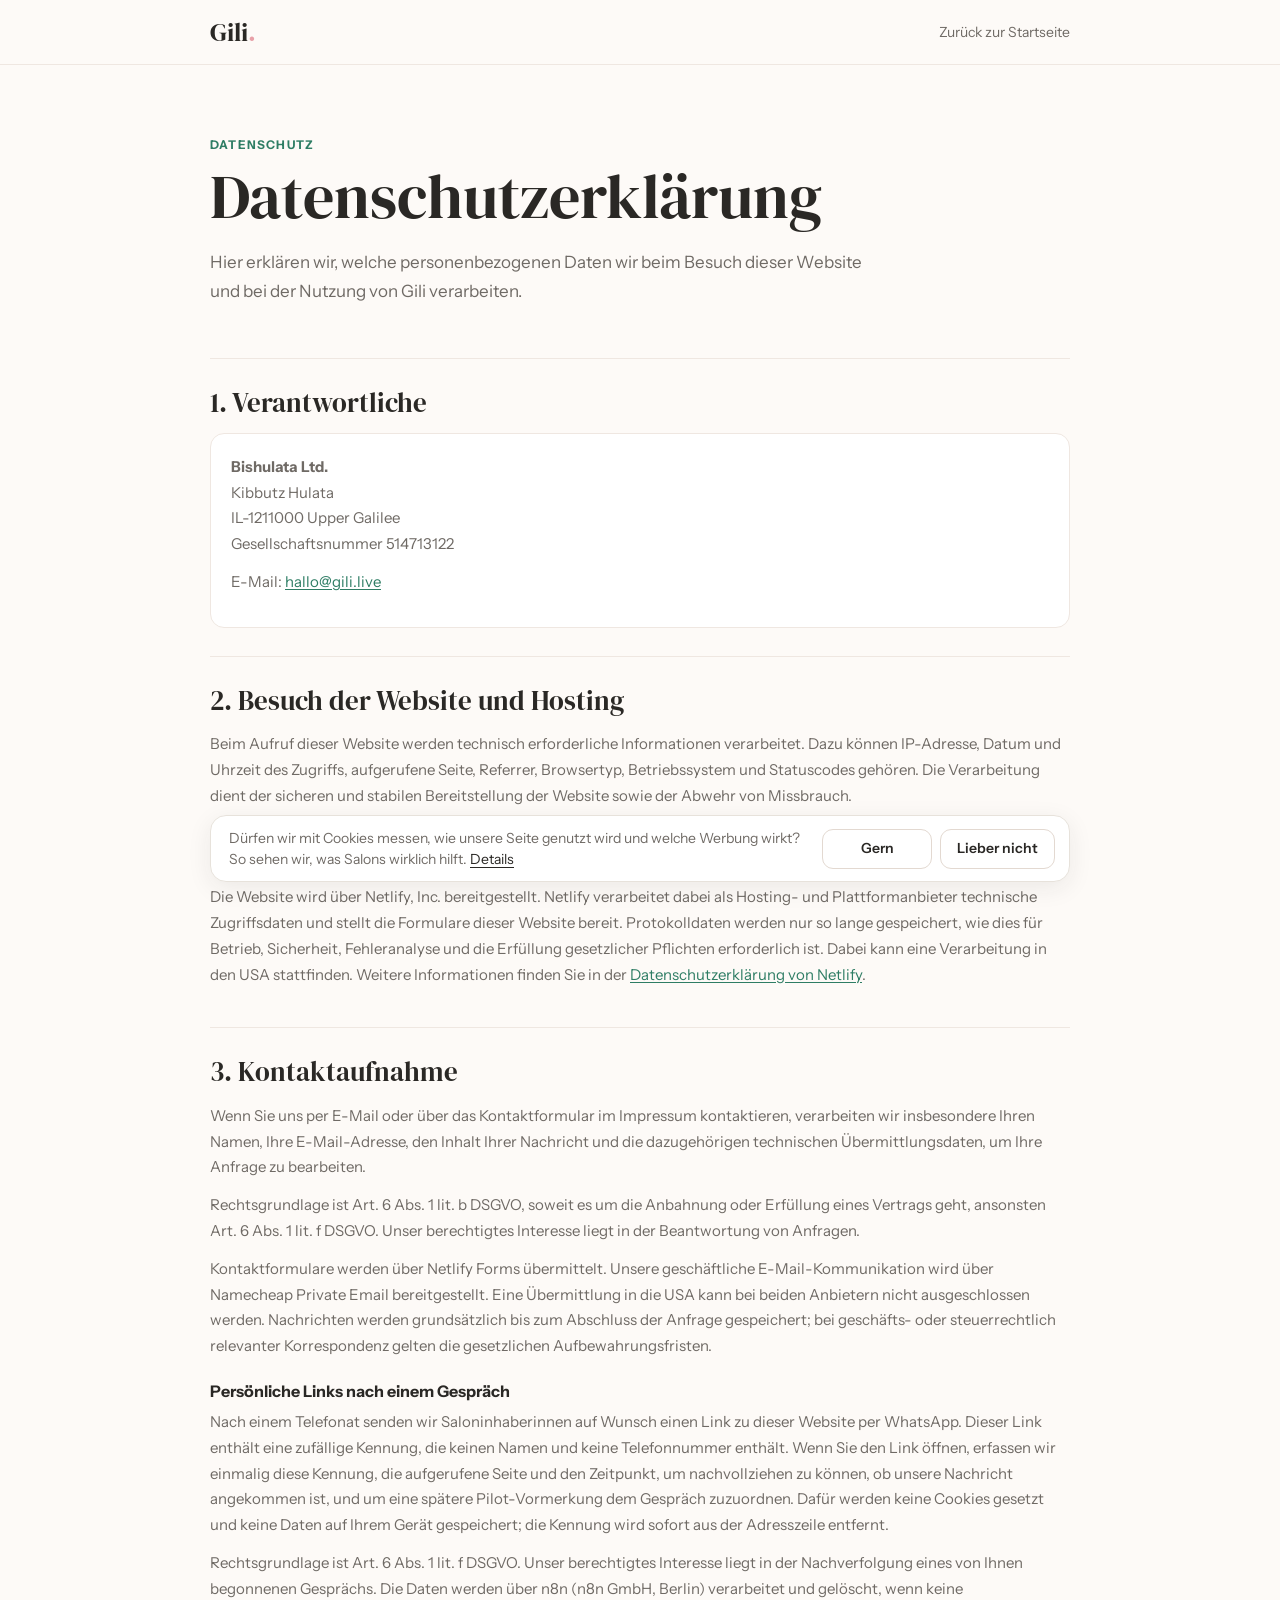
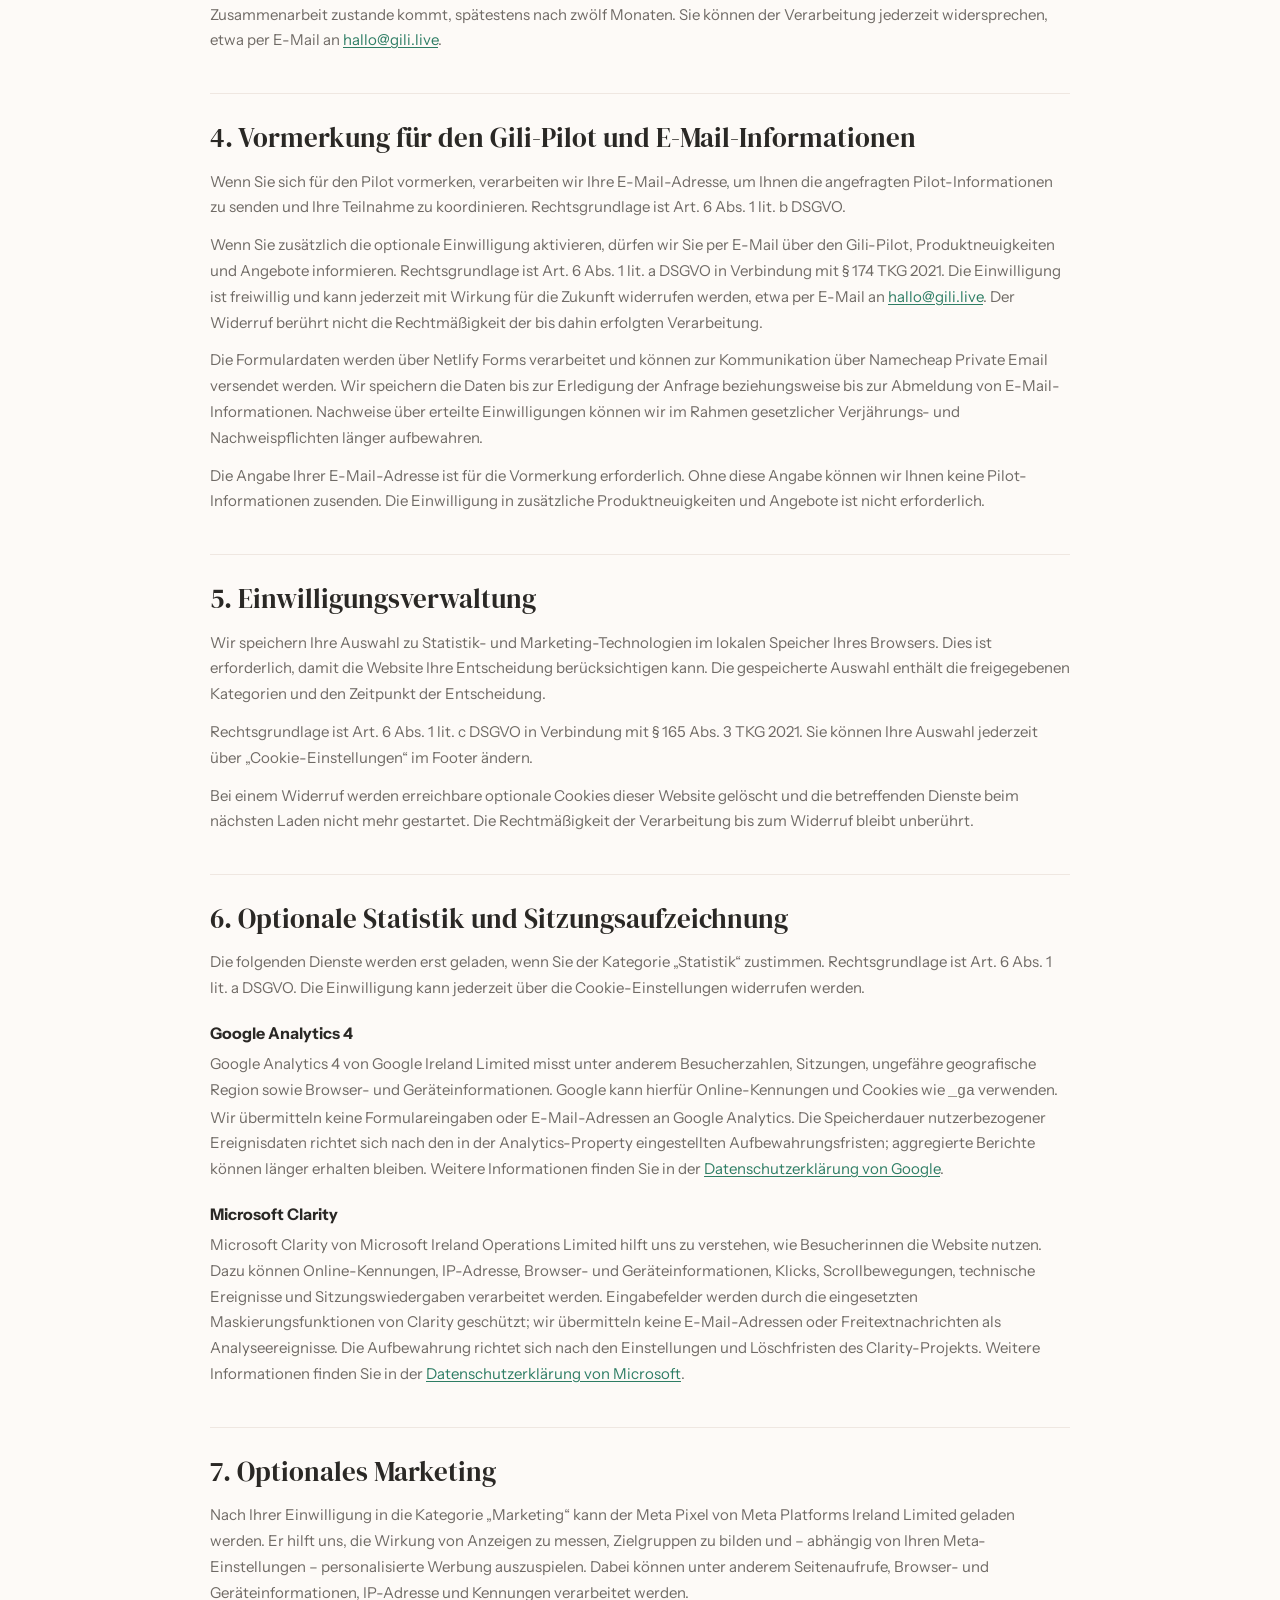
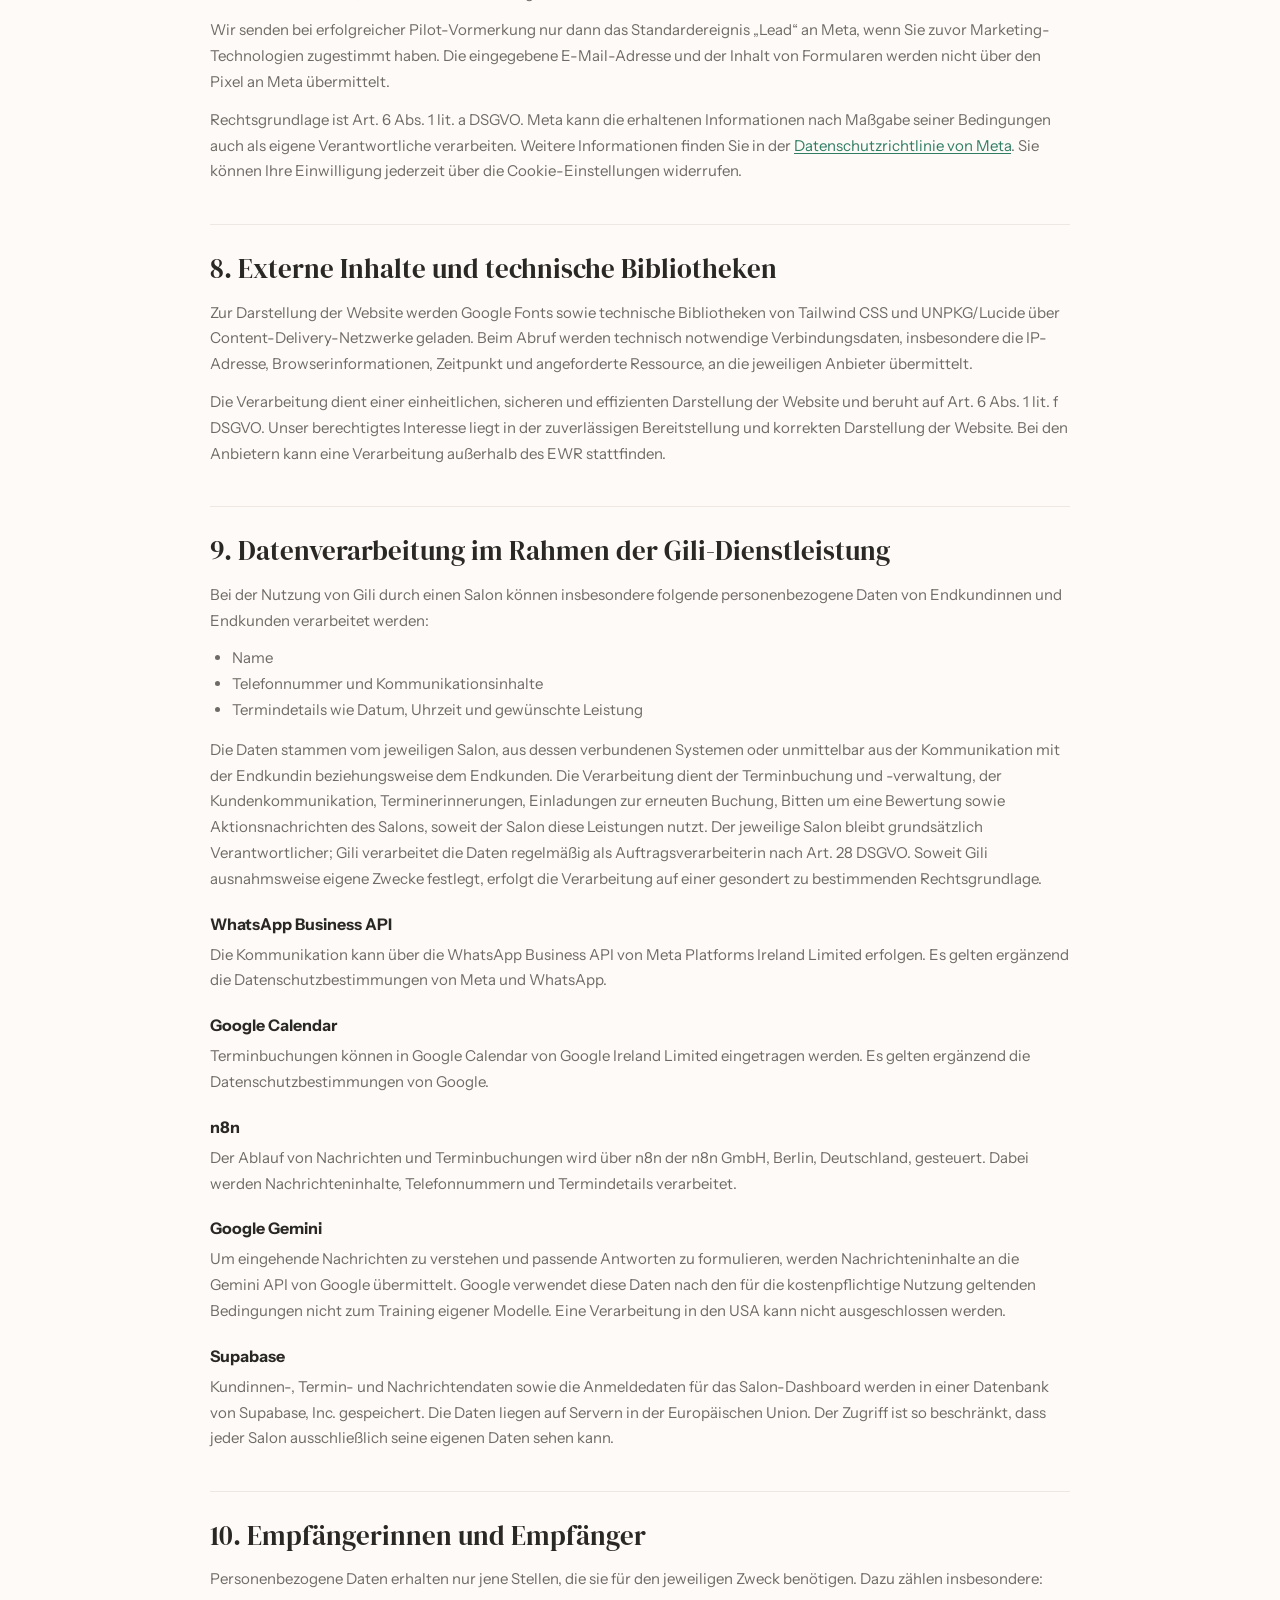
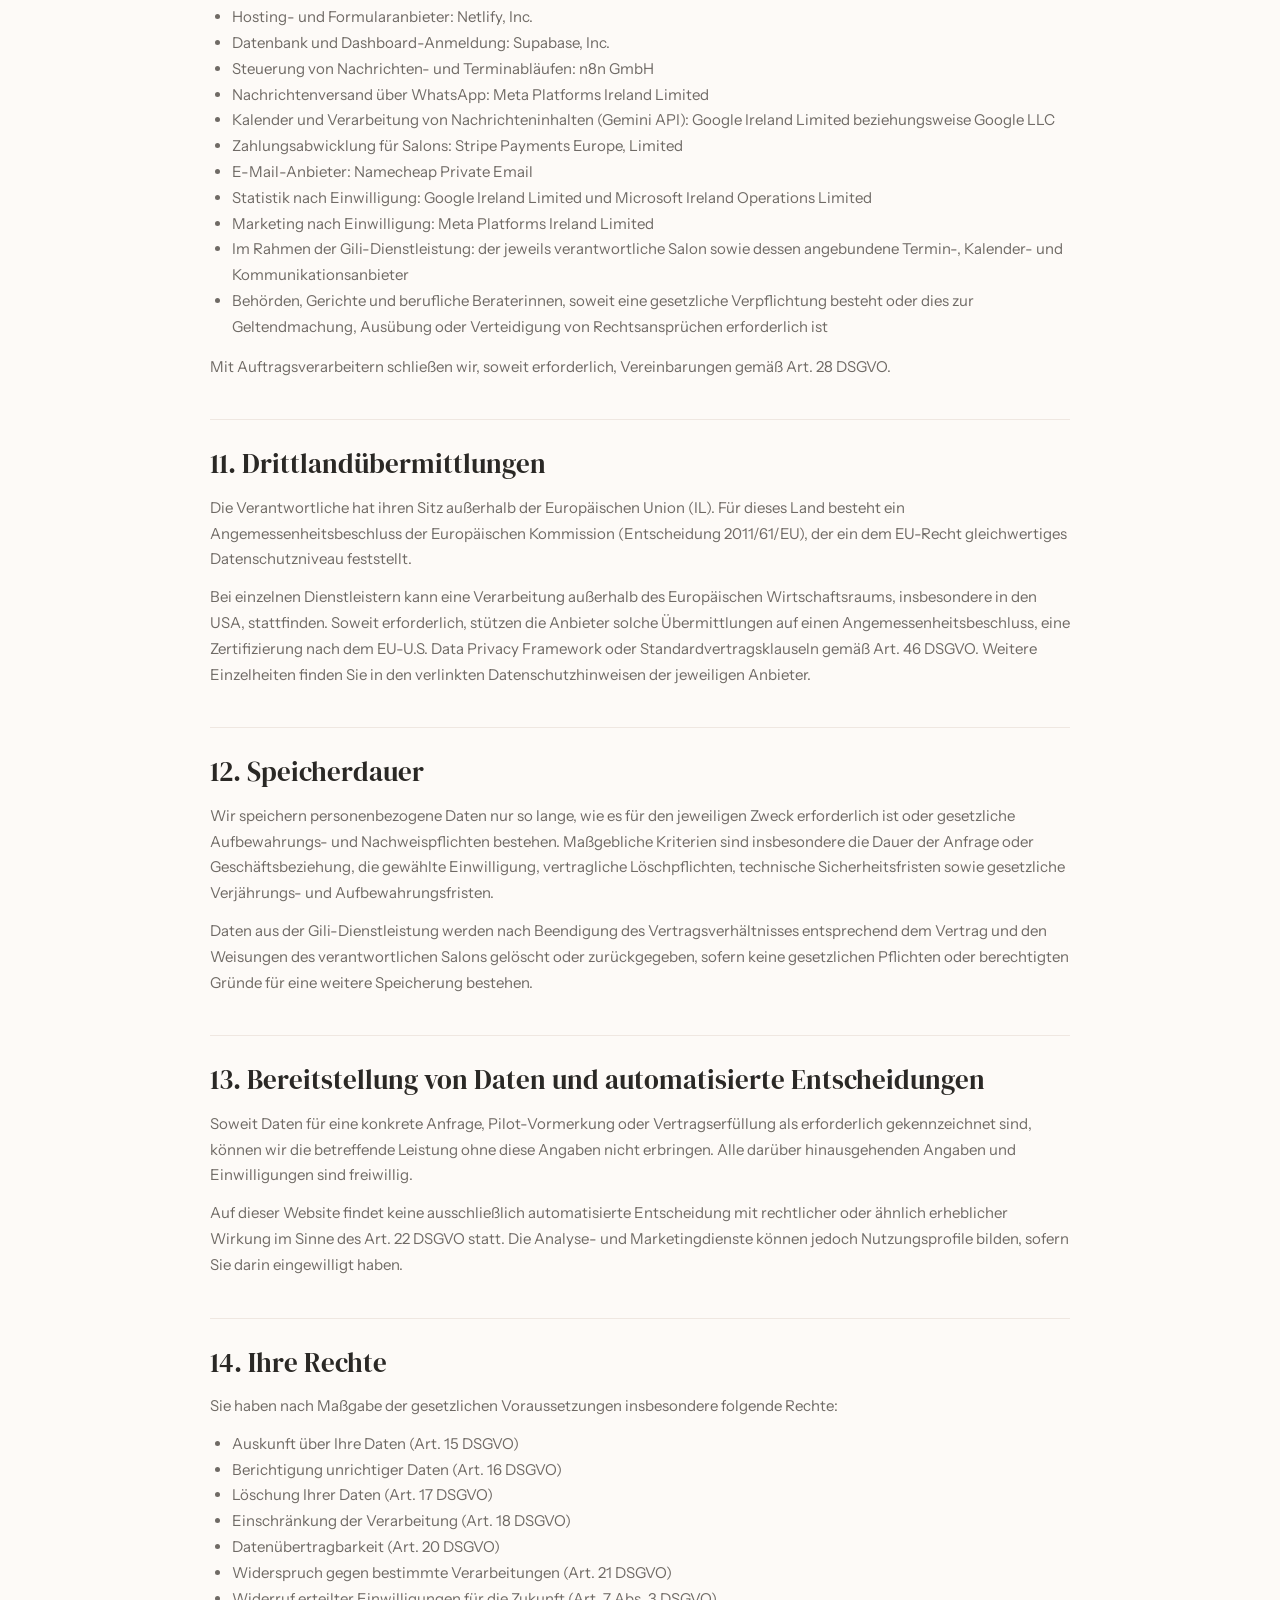
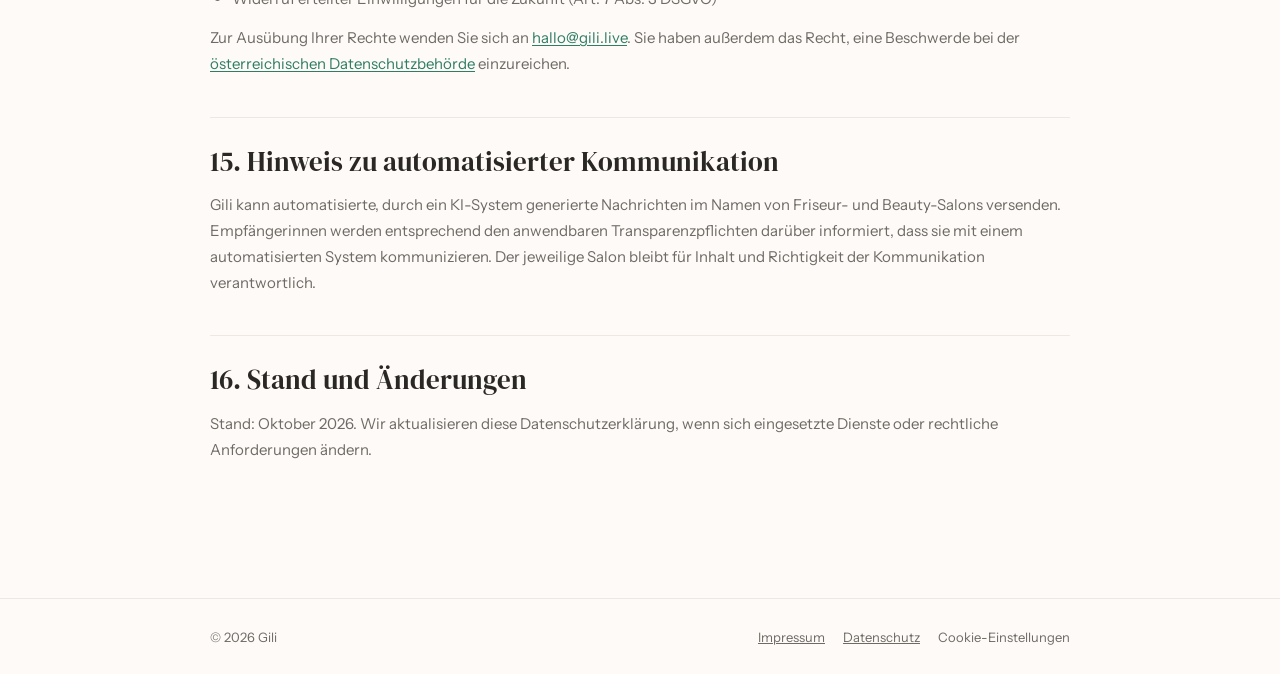
<file: datenschutz.html>
<!DOCTYPE html>
<html lang="de">
<head>
  <meta charset="UTF-8" />
  <meta name="viewport" content="width=device-width, initial-scale=1.0" />
  <title>Datenschutzerklärung – Gili</title>
  <meta name="robots" content="index,follow" />
  <link rel="canonical" href="https://gili.live/datenschutz" />
  <link rel="preconnect" href="https://fonts.googleapis.com" />
  <link rel="preconnect" href="https://fonts.gstatic.com" crossorigin />
  <link href="https://fonts.googleapis.com/css2?family=DM+Serif+Display&amp;family=Instrument+Sans:wght@400;500;600&amp;display=swap" rel="stylesheet" />
  <link rel="stylesheet" href="/legal.css" />
  <link rel="stylesheet" href="/privacy.css" />
</head>
<body>
  <header class="legal-nav">
    <div class="legal-nav-inner">
      <a class="legal-logo" href="/" aria-label="Gili Startseite">Gili<span style="color:#E8A0A8">.</span></a>
      <a class="legal-back" href="/">Zurück zur Startseite</a>
    </div>
  </header>

  <main class="legal-main">
    <p class="legal-kicker">Datenschutz</p>
    <h1>Datenschutzerklärung</h1>
    <p class="legal-intro">Hier erklären wir, welche personenbezogenen Daten wir beim Besuch dieser Website und bei der Nutzung von Gili verarbeiten.</p>

    <section class="legal-section">
      <h2>1. Verantwortliche</h2>
      <div class="legal-card">
        <p><strong>Bishulata Ltd.</strong><br />Kibbutz Hulata<br />IL-1211000 Upper Galilee<br />Gesellschaftsnummer 514713122</p>
        <p>E-Mail: <a href="mailto:hallo@gili.live">hallo@gili.live</a></p>
      </div>
    </section>

    <section class="legal-section">
      <h2>2. Besuch der Website und Hosting</h2>
      <p>Beim Aufruf dieser Website werden technisch erforderliche Informationen verarbeitet. Dazu können IP-Adresse, Datum und Uhrzeit des Zugriffs, aufgerufene Seite, Referrer, Browsertyp, Betriebssystem und Statuscodes gehören. Die Verarbeitung dient der sicheren und stabilen Bereitstellung der Website sowie der Abwehr von Missbrauch.</p>
      <p>Rechtsgrundlage ist Art. 6 Abs. 1 lit. f DSGVO. Unser berechtigtes Interesse liegt im sicheren und zuverlässigen Betrieb dieser Website.</p>
      <p>Die Website wird über Netlify, Inc. bereitgestellt. Netlify verarbeitet dabei als Hosting- und Plattformanbieter technische Zugriffsdaten und stellt die Formulare dieser Website bereit. Protokolldaten werden nur so lange gespeichert, wie dies für Betrieb, Sicherheit, Fehleranalyse und die Erfüllung gesetzlicher Pflichten erforderlich ist. Dabei kann eine Verarbeitung in den USA stattfinden. Weitere Informationen finden Sie in der <a href="https://www.netlify.com/privacy/" rel="noopener noreferrer">Datenschutzerklärung von Netlify</a>.</p>
    </section>

    <section class="legal-section">
      <h2>3. Kontaktaufnahme</h2>
      <p>Wenn Sie uns per E-Mail oder über das Kontaktformular im Impressum kontaktieren, verarbeiten wir insbesondere Ihren Namen, Ihre E-Mail-Adresse, den Inhalt Ihrer Nachricht und die dazugehörigen technischen Übermittlungsdaten, um Ihre Anfrage zu bearbeiten.</p>
      <p>Rechtsgrundlage ist Art. 6 Abs. 1 lit. b DSGVO, soweit es um die Anbahnung oder Erfüllung eines Vertrags geht, ansonsten Art. 6 Abs. 1 lit. f DSGVO. Unser berechtigtes Interesse liegt in der Beantwortung von Anfragen.</p>
      <p>Kontaktformulare werden über Netlify Forms übermittelt. Unsere geschäftliche E-Mail-Kommunikation wird über Namecheap Private Email bereitgestellt. Eine Übermittlung in die USA kann bei beiden Anbietern nicht ausgeschlossen werden. Nachrichten werden grundsätzlich bis zum Abschluss der Anfrage gespeichert; bei geschäfts- oder steuerrechtlich relevanter Korrespondenz gelten die gesetzlichen Aufbewahrungsfristen.</p>
      <h3>Persönliche Links nach einem Gespräch</h3>
      <p>Nach einem Telefonat senden wir Saloninhaberinnen auf Wunsch einen Link zu dieser Website per WhatsApp. Dieser Link enthält eine zufällige Kennung, die keinen Namen und keine Telefonnummer enthält. Wenn Sie den Link öffnen, erfassen wir einmalig diese Kennung, die aufgerufene Seite und den Zeitpunkt, um nachvollziehen zu können, ob unsere Nachricht angekommen ist, und um eine spätere Pilot-Vormerkung dem Gespräch zuzuordnen. Dafür werden keine Cookies gesetzt und keine Daten auf Ihrem Gerät gespeichert; die Kennung wird sofort aus der Adresszeile entfernt.</p>
      <p>Rechtsgrundlage ist Art. 6 Abs. 1 lit. f DSGVO. Unser berechtigtes Interesse liegt in der Nachverfolgung eines von Ihnen begonnenen Gesprächs. Die Daten werden über n8n (n8n GmbH, Berlin) verarbeitet und gelöscht, wenn keine Zusammenarbeit zustande kommt, spätestens nach zwölf Monaten. Sie können der Verarbeitung jederzeit widersprechen, etwa per E-Mail an <a href="mailto:hallo@gili.live">hallo@gili.live</a>.</p>
    </section>

    <section class="legal-section">
      <h2>4. Vormerkung für den Gili-Pilot und E-Mail-Informationen</h2>
      <p>Wenn Sie sich für den Pilot vormerken, verarbeiten wir Ihre E-Mail-Adresse, um Ihnen die angefragten Pilot-Informationen zu senden und Ihre Teilnahme zu koordinieren. Rechtsgrundlage ist Art. 6 Abs. 1 lit. b DSGVO.</p>
      <p>Wenn Sie zusätzlich die optionale Einwilligung aktivieren, dürfen wir Sie per E-Mail über den Gili-Pilot, Produktneuigkeiten und Angebote informieren. Rechtsgrundlage ist Art. 6 Abs. 1 lit. a DSGVO in Verbindung mit § 174 TKG 2021. Die Einwilligung ist freiwillig und kann jederzeit mit Wirkung für die Zukunft widerrufen werden, etwa per E-Mail an <a href="mailto:hallo@gili.live">hallo@gili.live</a>. Der Widerruf berührt nicht die Rechtmäßigkeit der bis dahin erfolgten Verarbeitung.</p>
      <p>Die Formulardaten werden über Netlify Forms verarbeitet und können zur Kommunikation über Namecheap Private Email versendet werden. Wir speichern die Daten bis zur Erledigung der Anfrage beziehungsweise bis zur Abmeldung von E-Mail-Informationen. Nachweise über erteilte Einwilligungen können wir im Rahmen gesetzlicher Verjährungs- und Nachweispflichten länger aufbewahren.</p>
      <p>Die Angabe Ihrer E-Mail-Adresse ist für die Vormerkung erforderlich. Ohne diese Angabe können wir Ihnen keine Pilot-Informationen zusenden. Die Einwilligung in zusätzliche Produktneuigkeiten und Angebote ist nicht erforderlich.</p>
    </section>

    <section class="legal-section">
      <h2>5. Einwilligungsverwaltung</h2>
      <p>Wir speichern Ihre Auswahl zu Statistik- und Marketing-Technologien im lokalen Speicher Ihres Browsers. Dies ist erforderlich, damit die Website Ihre Entscheidung berücksichtigen kann. Die gespeicherte Auswahl enthält die freigegebenen Kategorien und den Zeitpunkt der Entscheidung.</p>
      <p>Rechtsgrundlage ist Art. 6 Abs. 1 lit. c DSGVO in Verbindung mit § 165 Abs. 3 TKG 2021. Sie können Ihre Auswahl jederzeit über „Cookie-Einstellungen“ im Footer ändern.</p>
      <p>Bei einem Widerruf werden erreichbare optionale Cookies dieser Website gelöscht und die betreffenden Dienste beim nächsten Laden nicht mehr gestartet. Die Rechtmäßigkeit der Verarbeitung bis zum Widerruf bleibt unberührt.</p>
    </section>

    <section class="legal-section">
      <h2>6. Optionale Statistik und Sitzungsaufzeichnung</h2>
      <p>Die folgenden Dienste werden erst geladen, wenn Sie der Kategorie „Statistik“ zustimmen. Rechtsgrundlage ist Art. 6 Abs. 1 lit. a DSGVO. Die Einwilligung kann jederzeit über die Cookie-Einstellungen widerrufen werden.</p>

      <h3>Google Analytics 4</h3>
      <p>Google Analytics 4 von Google Ireland Limited misst unter anderem Besucherzahlen, Sitzungen, ungefähre geografische Region sowie Browser- und Geräteinformationen. Google kann hierfür Online-Kennungen und Cookies wie <code>_ga</code> verwenden. Wir übermitteln keine Formulareingaben oder E-Mail-Adressen an Google Analytics. Die Speicherdauer nutzerbezogener Ereignisdaten richtet sich nach den in der Analytics-Property eingestellten Aufbewahrungsfristen; aggregierte Berichte können länger erhalten bleiben. Weitere Informationen finden Sie in der <a href="https://policies.google.com/privacy" rel="noopener noreferrer">Datenschutzerklärung von Google</a>.</p>

      <h3>Microsoft Clarity</h3>
      <p>Microsoft Clarity von Microsoft Ireland Operations Limited hilft uns zu verstehen, wie Besucherinnen die Website nutzen. Dazu können Online-Kennungen, IP-Adresse, Browser- und Geräteinformationen, Klicks, Scrollbewegungen, technische Ereignisse und Sitzungswiedergaben verarbeitet werden. Eingabefelder werden durch die eingesetzten Maskierungsfunktionen von Clarity geschützt; wir übermitteln keine E-Mail-Adressen oder Freitextnachrichten als Analyseereignisse. Die Aufbewahrung richtet sich nach den Einstellungen und Löschfristen des Clarity-Projekts. Weitere Informationen finden Sie in der <a href="https://privacy.microsoft.com/privacystatement" rel="noopener noreferrer">Datenschutzerklärung von Microsoft</a>.</p>
    </section>

    <section class="legal-section">
      <h2>7. Optionales Marketing</h2>
      <p>Nach Ihrer Einwilligung in die Kategorie „Marketing“ kann der Meta Pixel von Meta Platforms Ireland Limited geladen werden. Er hilft uns, die Wirkung von Anzeigen zu messen, Zielgruppen zu bilden und – abhängig von Ihren Meta-Einstellungen – personalisierte Werbung auszuspielen. Dabei können unter anderem Seitenaufrufe, Browser- und Geräteinformationen, IP-Adresse und Kennungen verarbeitet werden.</p>
      <p>Wir senden bei erfolgreicher Pilot-Vormerkung nur dann das Standardereignis „Lead“ an Meta, wenn Sie zuvor Marketing-Technologien zugestimmt haben. Die eingegebene E-Mail-Adresse und der Inhalt von Formularen werden nicht über den Pixel an Meta übermittelt.</p>
      <p>Rechtsgrundlage ist Art. 6 Abs. 1 lit. a DSGVO. Meta kann die erhaltenen Informationen nach Maßgabe seiner Bedingungen auch als eigene Verantwortliche verarbeiten. Weitere Informationen finden Sie in der <a href="https://www.facebook.com/privacy/policy/" rel="noopener noreferrer">Datenschutzrichtlinie von Meta</a>. Sie können Ihre Einwilligung jederzeit über die Cookie-Einstellungen widerrufen.</p>
    </section>

    <section class="legal-section">
      <h2>8. Externe Inhalte und technische Bibliotheken</h2>
      <p>Zur Darstellung der Website werden Google Fonts sowie technische Bibliotheken von Tailwind CSS und UNPKG/Lucide über Content-Delivery-Netzwerke geladen. Beim Abruf werden technisch notwendige Verbindungsdaten, insbesondere die IP-Adresse, Browserinformationen, Zeitpunkt und angeforderte Ressource, an die jeweiligen Anbieter übermittelt.</p>
      <p>Die Verarbeitung dient einer einheitlichen, sicheren und effizienten Darstellung der Website und beruht auf Art. 6 Abs. 1 lit. f DSGVO. Unser berechtigtes Interesse liegt in der zuverlässigen Bereitstellung und korrekten Darstellung der Website. Bei den Anbietern kann eine Verarbeitung außerhalb des EWR stattfinden.</p>
    </section>

    <section class="legal-section">
      <h2>9. Datenverarbeitung im Rahmen der Gili-Dienstleistung</h2>
      <p>Bei der Nutzung von Gili durch einen Salon können insbesondere folgende personenbezogene Daten von Endkundinnen und Endkunden verarbeitet werden:</p>
      <ul>
        <li>Name</li>
        <li>Telefonnummer und Kommunikationsinhalte</li>
        <li>Termindetails wie Datum, Uhrzeit und gewünschte Leistung</li>
      </ul>
      <p>Die Daten stammen vom jeweiligen Salon, aus dessen verbundenen Systemen oder unmittelbar aus der Kommunikation mit der Endkundin beziehungsweise dem Endkunden. Die Verarbeitung dient der Terminbuchung und -verwaltung, der Kundenkommunikation, Terminerinnerungen, Einladungen zur erneuten Buchung, Bitten um eine Bewertung sowie Aktionsnachrichten des Salons, soweit der Salon diese Leistungen nutzt. Der jeweilige Salon bleibt grundsätzlich Verantwortlicher; Gili verarbeitet die Daten regelmäßig als Auftragsverarbeiterin nach Art. 28 DSGVO. Soweit Gili ausnahmsweise eigene Zwecke festlegt, erfolgt die Verarbeitung auf einer gesondert zu bestimmenden Rechtsgrundlage.</p>

      <h3>WhatsApp Business API</h3>
      <p>Die Kommunikation kann über die WhatsApp Business API von Meta Platforms Ireland Limited erfolgen. Es gelten ergänzend die Datenschutzbestimmungen von Meta und WhatsApp.</p>

      <h3>Google Calendar</h3>
      <p>Terminbuchungen können in Google Calendar von Google Ireland Limited eingetragen werden. Es gelten ergänzend die Datenschutzbestimmungen von Google.</p>

      <h3>n8n</h3>
      <p>Der Ablauf von Nachrichten und Terminbuchungen wird über n8n der n8n GmbH, Berlin, Deutschland, gesteuert. Dabei werden Nachrichteninhalte, Telefonnummern und Termindetails verarbeitet.</p>

      <h3>Google Gemini</h3>
      <p>Um eingehende Nachrichten zu verstehen und passende Antworten zu formulieren, werden Nachrichteninhalte an die Gemini API von Google übermittelt. Google verwendet diese Daten nach den für die kostenpflichtige Nutzung geltenden Bedingungen nicht zum Training eigener Modelle. Eine Verarbeitung in den USA kann nicht ausgeschlossen werden.</p>

      <h3>Supabase</h3>
      <p>Kundinnen-, Termin- und Nachrichtendaten sowie die Anmeldedaten für das Salon-Dashboard werden in einer Datenbank von Supabase, Inc. gespeichert. Die Daten liegen auf Servern in der Europäischen Union. Der Zugriff ist so beschränkt, dass jeder Salon ausschließlich seine eigenen Daten sehen kann.</p>
    </section>

    <section class="legal-section">
      <h2>10. Empfängerinnen und Empfänger</h2>
      <p>Personenbezogene Daten erhalten nur jene Stellen, die sie für den jeweiligen Zweck benötigen. Dazu zählen insbesondere:</p>
      <ul>
        <li>Hosting- und Formularanbieter: Netlify, Inc.</li>
        <li>Datenbank und Dashboard-Anmeldung: Supabase, Inc.</li>
        <li>Steuerung von Nachrichten- und Terminabläufen: n8n GmbH</li>
        <li>Nachrichtenversand über WhatsApp: Meta Platforms Ireland Limited</li>
        <li>Kalender und Verarbeitung von Nachrichteninhalten (Gemini API): Google Ireland Limited beziehungsweise Google LLC</li>
        <li>Zahlungsabwicklung für Salons: Stripe Payments Europe, Limited</li>
        <li>E-Mail-Anbieter: Namecheap Private Email</li>
        <li>Statistik nach Einwilligung: Google Ireland Limited und Microsoft Ireland Operations Limited</li>
        <li>Marketing nach Einwilligung: Meta Platforms Ireland Limited</li>
        <li>Im Rahmen der Gili-Dienstleistung: der jeweils verantwortliche Salon sowie dessen angebundene Termin-, Kalender- und Kommunikationsanbieter</li>
        <li>Behörden, Gerichte und berufliche Beraterinnen, soweit eine gesetzliche Verpflichtung besteht oder dies zur Geltendmachung, Ausübung oder Verteidigung von Rechtsansprüchen erforderlich ist</li>
      </ul>
      <p>Mit Auftragsverarbeitern schließen wir, soweit erforderlich, Vereinbarungen gemäß Art. 28 DSGVO.</p>
    </section>

    <section class="legal-section">
      <h2>11. Drittlandübermittlungen</h2>
      <p>Die Verantwortliche hat ihren Sitz außerhalb der Europäischen Union (IL). Für dieses Land besteht ein Angemessenheitsbeschluss der Europäischen Kommission (Entscheidung 2011/61/EU), der ein dem EU-Recht gleichwertiges Datenschutzniveau feststellt.</p>
      <p>Bei einzelnen Dienstleistern kann eine Verarbeitung außerhalb des Europäischen Wirtschaftsraums, insbesondere in den USA, stattfinden. Soweit erforderlich, stützen die Anbieter solche Übermittlungen auf einen Angemessenheitsbeschluss, eine Zertifizierung nach dem EU-U.S. Data Privacy Framework oder Standardvertragsklauseln gemäß Art. 46 DSGVO. Weitere Einzelheiten finden Sie in den verlinkten Datenschutzhinweisen der jeweiligen Anbieter.</p>
    </section>

    <section class="legal-section">
      <h2>12. Speicherdauer</h2>
      <p>Wir speichern personenbezogene Daten nur so lange, wie es für den jeweiligen Zweck erforderlich ist oder gesetzliche Aufbewahrungs- und Nachweispflichten bestehen. Maßgebliche Kriterien sind insbesondere die Dauer der Anfrage oder Geschäftsbeziehung, die gewählte Einwilligung, vertragliche Löschpflichten, technische Sicherheitsfristen sowie gesetzliche Verjährungs- und Aufbewahrungsfristen.</p>
      <p>Daten aus der Gili-Dienstleistung werden nach Beendigung des Vertragsverhältnisses entsprechend dem Vertrag und den Weisungen des verantwortlichen Salons gelöscht oder zurückgegeben, sofern keine gesetzlichen Pflichten oder berechtigten Gründe für eine weitere Speicherung bestehen.</p>
    </section>

    <section class="legal-section">
      <h2>13. Bereitstellung von Daten und automatisierte Entscheidungen</h2>
      <p>Soweit Daten für eine konkrete Anfrage, Pilot-Vormerkung oder Vertragserfüllung als erforderlich gekennzeichnet sind, können wir die betreffende Leistung ohne diese Angaben nicht erbringen. Alle darüber hinausgehenden Angaben und Einwilligungen sind freiwillig.</p>
      <p>Auf dieser Website findet keine ausschließlich automatisierte Entscheidung mit rechtlicher oder ähnlich erheblicher Wirkung im Sinne des Art. 22 DSGVO statt. Die Analyse- und Marketingdienste können jedoch Nutzungsprofile bilden, sofern Sie darin eingewilligt haben.</p>
    </section>

    <section class="legal-section">
      <h2>14. Ihre Rechte</h2>
      <p>Sie haben nach Maßgabe der gesetzlichen Voraussetzungen insbesondere folgende Rechte:</p>
      <ul>
        <li>Auskunft über Ihre Daten (Art. 15 DSGVO)</li>
        <li>Berichtigung unrichtiger Daten (Art. 16 DSGVO)</li>
        <li>Löschung Ihrer Daten (Art. 17 DSGVO)</li>
        <li>Einschränkung der Verarbeitung (Art. 18 DSGVO)</li>
        <li>Datenübertragbarkeit (Art. 20 DSGVO)</li>
        <li>Widerspruch gegen bestimmte Verarbeitungen (Art. 21 DSGVO)</li>
        <li>Widerruf erteilter Einwilligungen für die Zukunft (Art. 7 Abs. 3 DSGVO)</li>
      </ul>
      <p>Zur Ausübung Ihrer Rechte wenden Sie sich an <a href="mailto:hallo@gili.live">hallo@gili.live</a>. Sie haben außerdem das Recht, eine Beschwerde bei der <a href="https://www.dsb.gv.at/" rel="noopener noreferrer">österreichischen Datenschutzbehörde</a> einzureichen.</p>
    </section>

    <section class="legal-section">
      <h2>15. Hinweis zu automatisierter Kommunikation</h2>
      <p>Gili kann automatisierte, durch ein KI-System generierte Nachrichten im Namen von Friseur- und Beauty-Salons versenden. Empfängerinnen werden entsprechend den anwendbaren Transparenzpflichten darüber informiert, dass sie mit einem automatisierten System kommunizieren. Der jeweilige Salon bleibt für Inhalt und Richtigkeit der Kommunikation verantwortlich.</p>
    </section>

    <section class="legal-section">
      <h2>16. Stand und Änderungen</h2>
      <p>Stand: Oktober 2026. Wir aktualisieren diese Datenschutzerklärung, wenn sich eingesetzte Dienste oder rechtliche Anforderungen ändern.</p>
    </section>
  </main>

  <footer class="legal-footer">
    <div class="legal-footer-inner">
      <span>© <span data-current-year></span> Gili</span>
      <div class="legal-footer-links">
        <a href="/impressum">Impressum</a>
        <a href="/datenschutz">Datenschutz</a>
        <button type="button" data-cookie-settings>Cookie-Einstellungen</button>
      </div>
    </div>
  </footer>

  <div id="cookie-banner" class="cookie-banner privacy-hidden" aria-hidden="true" role="region" aria-labelledby="cookie-title">
    <div class="cookie-banner-card">
      <p id="cookie-title">Dürfen wir mit Cookies messen, wie unsere Seite genutzt wird und welche Werbung wirkt? So sehen wir, was Salons wirklich hilft. <button type="button" class="cookie-details" data-cookie-settings>Details</button></p>
      <div class="cookie-banner-actions">
        <button type="button" class="privacy-btn" data-consent-all>Gern</button>
        <button type="button" class="privacy-btn" data-consent-reject>Lieber nicht</button>
      </div>
    </div>
  </div>

  <div id="cookie-settings" class="privacy-overlay privacy-hidden" aria-hidden="true" role="dialog" aria-modal="true" aria-labelledby="settings-title">
    <div class="privacy-dialog"><div class="privacy-dialog-inner">
      <button type="button" class="privacy-close" data-close-settings aria-label="Einstellungen schließen">×</button>
      <h2 id="settings-title">Cookie-Einstellungen</h2>
      <p>Notwendige Funktionen sind immer aktiv. Statistik und Marketing starten erst nach deiner Einwilligung.</p>
      <div class="privacy-options">
        <label class="privacy-option"><input type="checkbox" checked disabled /><span><strong>Notwendig</strong>Speichert deine Auswahl und ermöglicht sichere Formulare.</span></label>
        <label class="privacy-option"><input id="consent-statistics" type="checkbox" /><span><strong>Statistik</strong>Google Analytics und Microsoft Clarity helfen uns, Besuche und Nutzung zu verstehen.</span></label>
        <label class="privacy-option"><input id="consent-marketing" type="checkbox" /><span><strong>Marketing</strong>Der Meta Pixel misst Kampagnen und kann personalisierte Werbung ermöglichen.</span></label>
      </div>
      <div class="privacy-actions">
        <button type="button" class="privacy-btn privacy-btn-primary" data-consent-save>Auswahl speichern</button>
        <button type="button" class="privacy-btn" data-consent-all>Alle akzeptieren</button>
        <button type="button" class="privacy-btn" data-consent-reject>Nur notwendige</button>
      </div>
    </div></div>
  </div>

  <script src="/tracking-config.js"></script>
  <script src="/privacy.js"></script>
  <script>document.querySelectorAll("[data-current-year]").forEach(function (el) { el.textContent = new Date().getFullYear(); });</script>
</body>
</html>
</file>
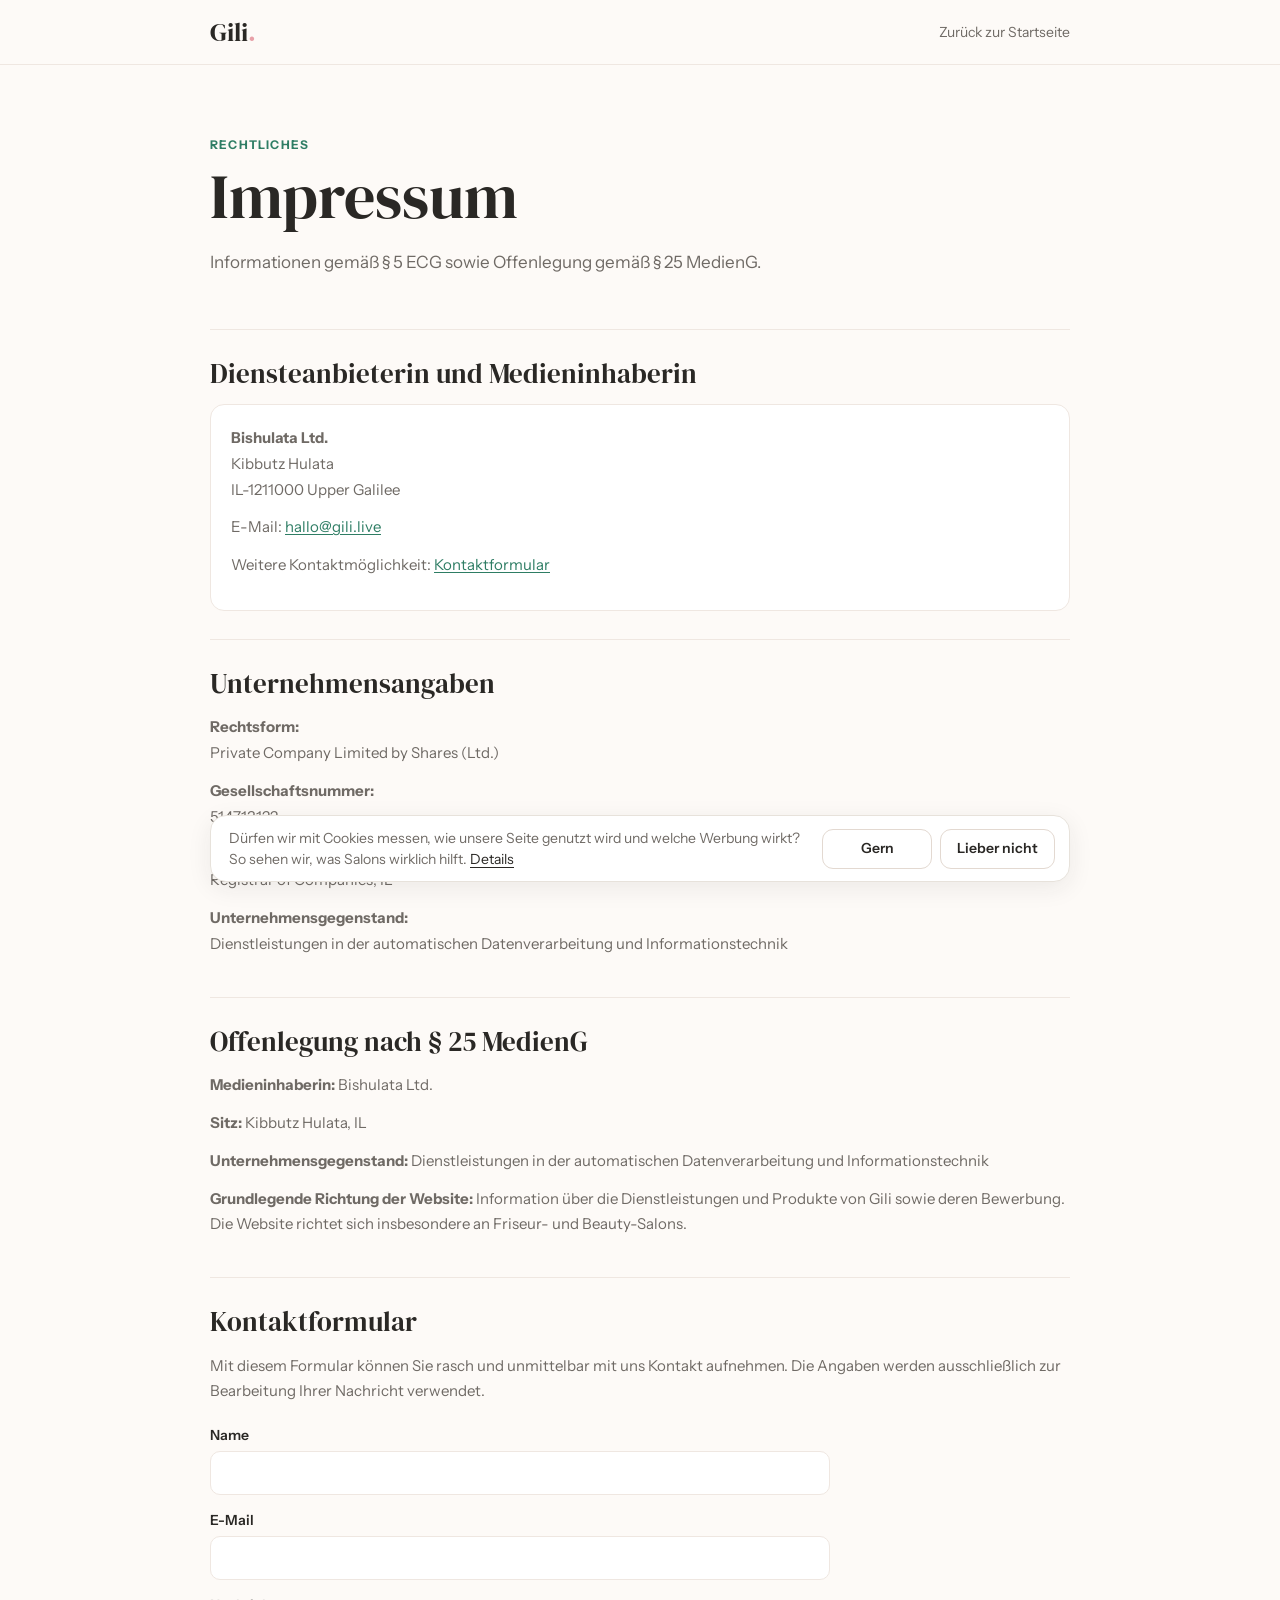
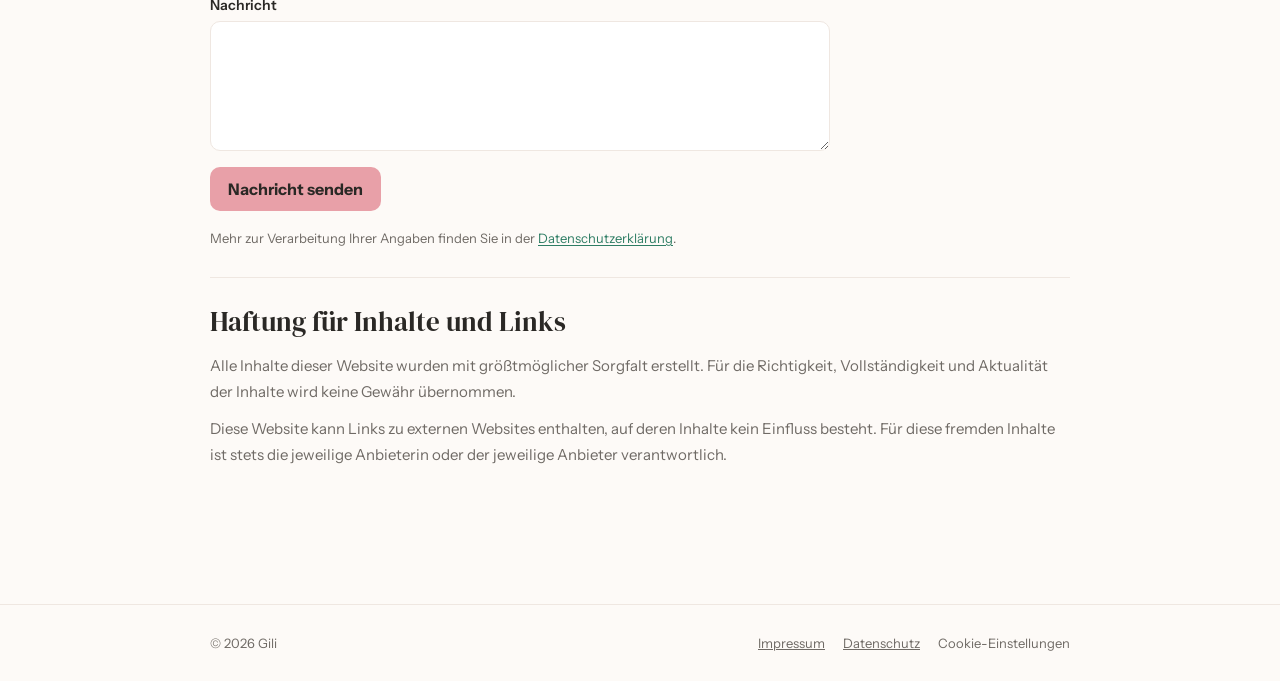
<file: impressum.html>
<!DOCTYPE html>
<html lang="de">
<head>
  <meta charset="UTF-8" />
  <meta name="viewport" content="width=device-width, initial-scale=1.0" />
  <title>Impressum – Gili</title>
  <meta name="robots" content="index,follow" />
  <link rel="canonical" href="https://gili.live/impressum" />
  <link rel="preconnect" href="https://fonts.googleapis.com" />
  <link rel="preconnect" href="https://fonts.gstatic.com" crossorigin />
  <link href="https://fonts.googleapis.com/css2?family=DM+Serif+Display&amp;family=Instrument+Sans:wght@400;500;600&amp;display=swap" rel="stylesheet" />
  <link rel="stylesheet" href="/legal.css" />
  <link rel="stylesheet" href="/privacy.css" />
</head>
<body>
  <header class="legal-nav">
    <div class="legal-nav-inner">
      <a class="legal-logo" href="/" aria-label="Gili Startseite">Gili<span style="color:#E8A0A8">.</span></a>
      <a class="legal-back" href="/">Zurück zur Startseite</a>
    </div>
  </header>

  <main class="legal-main">
    <p class="legal-kicker">Rechtliches</p>
    <h1>Impressum</h1>
    <p class="legal-intro">Informationen gemäß § 5 ECG sowie Offenlegung gemäß § 25 MedienG.</p>

    <section class="legal-section">
      <h2>Diensteanbieterin und Medieninhaberin</h2>
      <div class="legal-card">
        <p><strong>Bishulata Ltd.</strong><br />Kibbutz Hulata<br />IL-1211000 Upper Galilee</p>
        <p>E-Mail: <a href="mailto:hallo@gili.live">hallo@gili.live</a></p>
        <p>Weitere Kontaktmöglichkeit: <a href="#kontakt">Kontaktformular</a></p>
      </div>
    </section>

    <section class="legal-section">
      <h2>Unternehmensangaben</h2>
        <p><strong>Rechtsform:</strong><br />Private Company Limited by Shares (Ltd.)</p>
        <p><strong>Gesellschaftsnummer:</strong><br />514713122</p>
        <p><strong>Register:</strong><br />Registrar of Companies, IL</p>
        <p><strong>Unternehmensgegenstand:</strong><br />Dienstleistungen in der automatischen Datenverarbeitung und Informationstechnik</p>
      </section>

    <section class="legal-section">
      <h2>Offenlegung nach § 25 MedienG</h2>
      <p><strong>Medieninhaberin:</strong> Bishulata Ltd.</p>
      <p><strong>Sitz:</strong> Kibbutz Hulata, IL</p>
      <p><strong>Unternehmensgegenstand:</strong> Dienstleistungen in der automatischen Datenverarbeitung und Informationstechnik</p>
      <p><strong>Grundlegende Richtung der Website:</strong> Information über die Dienstleistungen und Produkte von Gili sowie deren Bewerbung. Die Website richtet sich insbesondere an Friseur- und Beauty-Salons.</p>
    </section>

    <section class="legal-section" id="kontakt">
      <h2>Kontaktformular</h2>
      <p>Mit diesem Formular können Sie rasch und unmittelbar mit uns Kontakt aufnehmen. Die Angaben werden ausschließlich zur Bearbeitung Ihrer Nachricht verwendet.</p>
      <form class="legal-form" name="legal-contact" method="POST" action="/impressum?kontakt=gesendet" data-netlify="true" netlify-honeypot="bot-field">
        <input type="hidden" name="form-name" value="legal-contact" />
        <p class="privacy-hidden">
          <label>Dieses Feld nicht ausfüllen: <input name="bot-field" /></label>
        </p>
        <label>
          Name
          <input type="text" name="name" autocomplete="name" required />
        </label>
        <label>
          E-Mail
          <input type="email" name="email" autocomplete="email" required />
        </label>
        <label>
          Nachricht
          <textarea name="message" rows="5" required></textarea>
        </label>
        <button type="submit">Nachricht senden</button>
        <p class="legal-form-note">Mehr zur Verarbeitung Ihrer Angaben finden Sie in der <a href="/datenschutz">Datenschutzerklärung</a>.</p>
      </form>
    </section>

    <section class="legal-section">
      <h2>Haftung für Inhalte und Links</h2>
      <p>Alle Inhalte dieser Website wurden mit größtmöglicher Sorgfalt erstellt. Für die Richtigkeit, Vollständigkeit und Aktualität der Inhalte wird keine Gewähr übernommen.</p>
      <p>Diese Website kann Links zu externen Websites enthalten, auf deren Inhalte kein Einfluss besteht. Für diese fremden Inhalte ist stets die jeweilige Anbieterin oder der jeweilige Anbieter verantwortlich.</p>
    </section>
  </main>

  <footer class="legal-footer">
    <div class="legal-footer-inner">
      <span>© <span data-current-year></span> Gili</span>
      <div class="legal-footer-links">
        <a href="/impressum">Impressum</a>
        <a href="/datenschutz">Datenschutz</a>
        <button type="button" data-cookie-settings>Cookie-Einstellungen</button>
      </div>
    </div>
  </footer>

  <div id="cookie-banner" class="cookie-banner privacy-hidden" aria-hidden="true" role="region" aria-labelledby="cookie-title">
    <div class="cookie-banner-card">
      <p id="cookie-title">Dürfen wir mit Cookies messen, wie unsere Seite genutzt wird und welche Werbung wirkt? So sehen wir, was Salons wirklich hilft. <button type="button" class="cookie-details" data-cookie-settings>Details</button></p>
      <div class="cookie-banner-actions">
        <button type="button" class="privacy-btn" data-consent-all>Gern</button>
        <button type="button" class="privacy-btn" data-consent-reject>Lieber nicht</button>
      </div>
    </div>
  </div>

  <div id="cookie-settings" class="privacy-overlay privacy-hidden" aria-hidden="true" role="dialog" aria-modal="true" aria-labelledby="settings-title">
    <div class="privacy-dialog"><div class="privacy-dialog-inner">
      <button type="button" class="privacy-close" data-close-settings aria-label="Einstellungen schließen">×</button>
      <h2 id="settings-title">Cookie-Einstellungen</h2>
      <p>Notwendige Funktionen sind immer aktiv. Statistik und Marketing starten erst nach deiner Einwilligung.</p>
      <div class="privacy-options">
        <label class="privacy-option"><input type="checkbox" checked disabled /><span><strong>Notwendig</strong>Speichert deine Auswahl und ermöglicht sichere Formulare.</span></label>
        <label class="privacy-option"><input id="consent-statistics" type="checkbox" /><span><strong>Statistik</strong>Google Analytics und Microsoft Clarity helfen uns, Besuche und Nutzung zu verstehen.</span></label>
        <label class="privacy-option"><input id="consent-marketing" type="checkbox" /><span><strong>Marketing</strong>Der Meta Pixel misst Kampagnen und kann personalisierte Werbung ermöglichen.</span></label>
      </div>
      <div class="privacy-actions">
        <button type="button" class="privacy-btn privacy-btn-primary" data-consent-save>Auswahl speichern</button>
        <button type="button" class="privacy-btn" data-consent-all>Alle akzeptieren</button>
        <button type="button" class="privacy-btn" data-consent-reject>Nur notwendige</button>
      </div>
    </div></div>
  </div>

  <script src="/tracking-config.js"></script>
  <script src="/privacy.js"></script>
  <script>document.querySelectorAll("[data-current-year]").forEach(function (el) { el.textContent = new Date().getFullYear(); });</script>
</body>
</html>
</file>
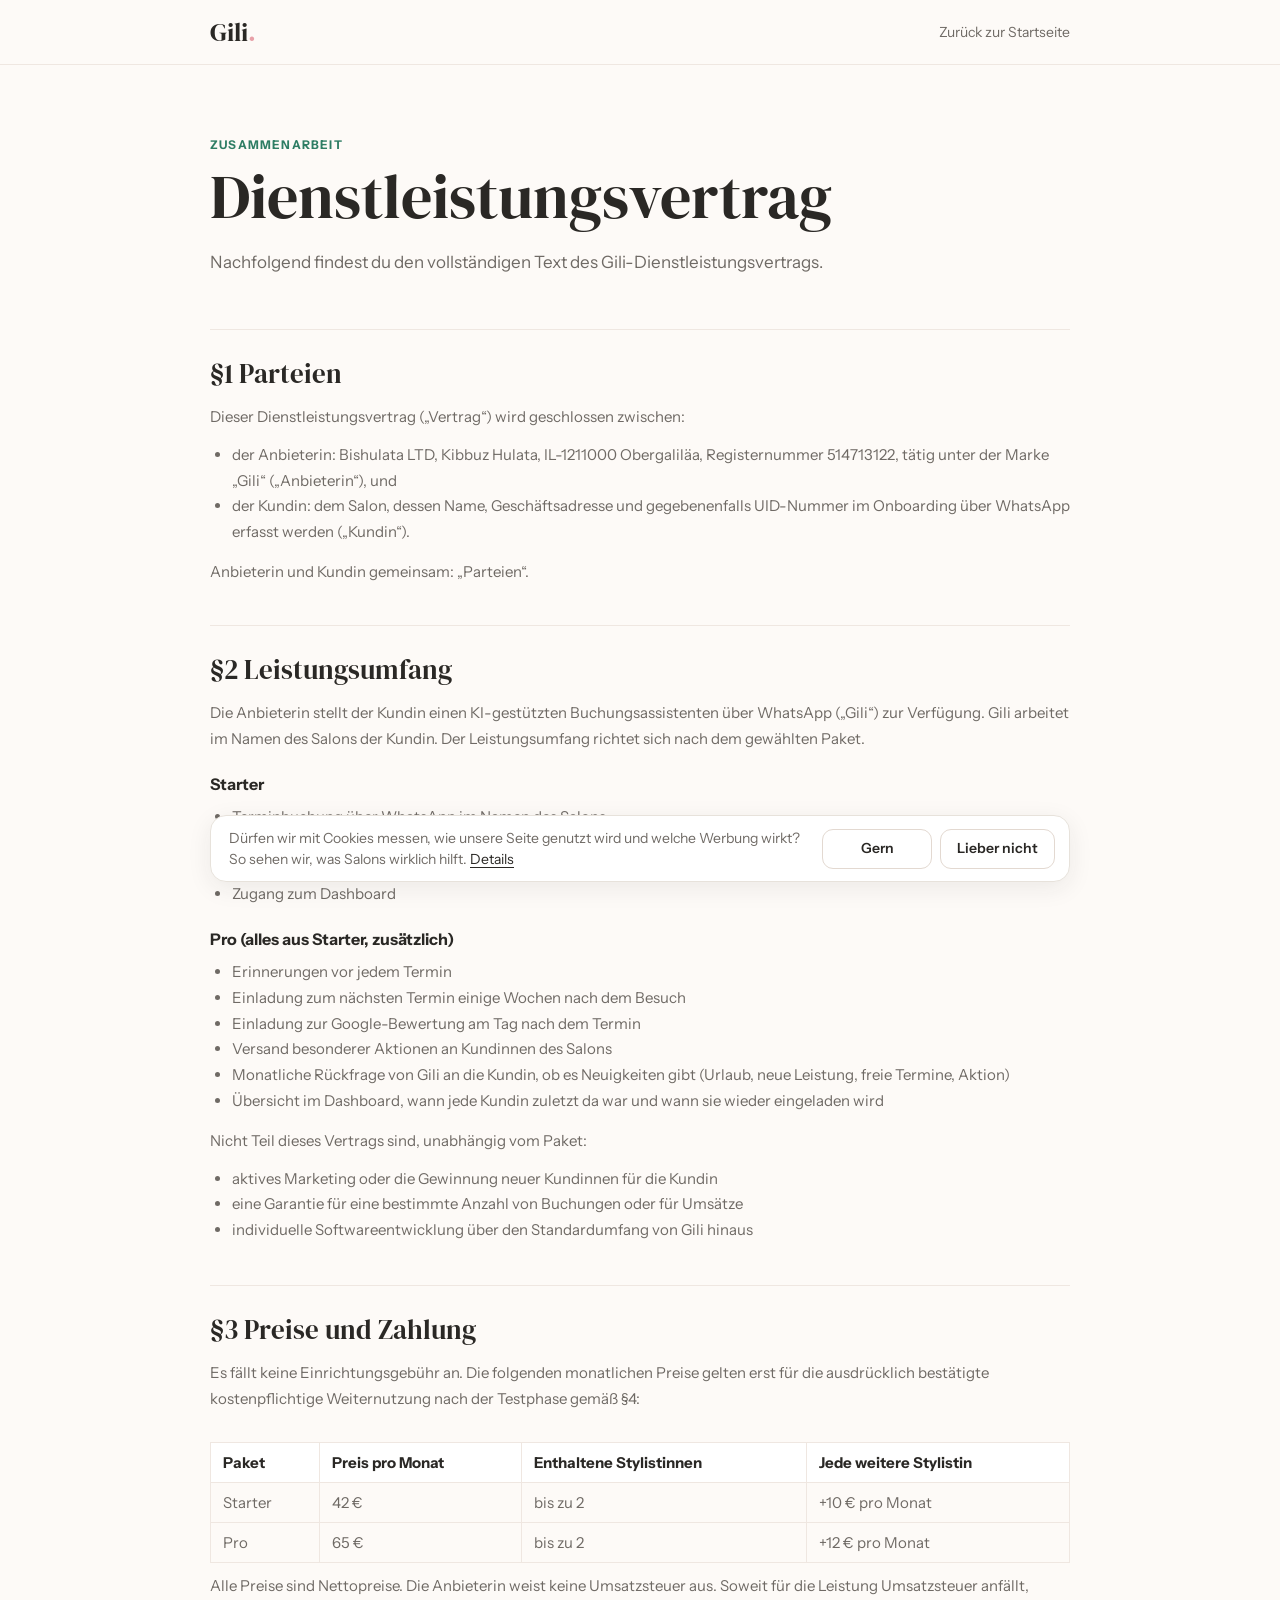
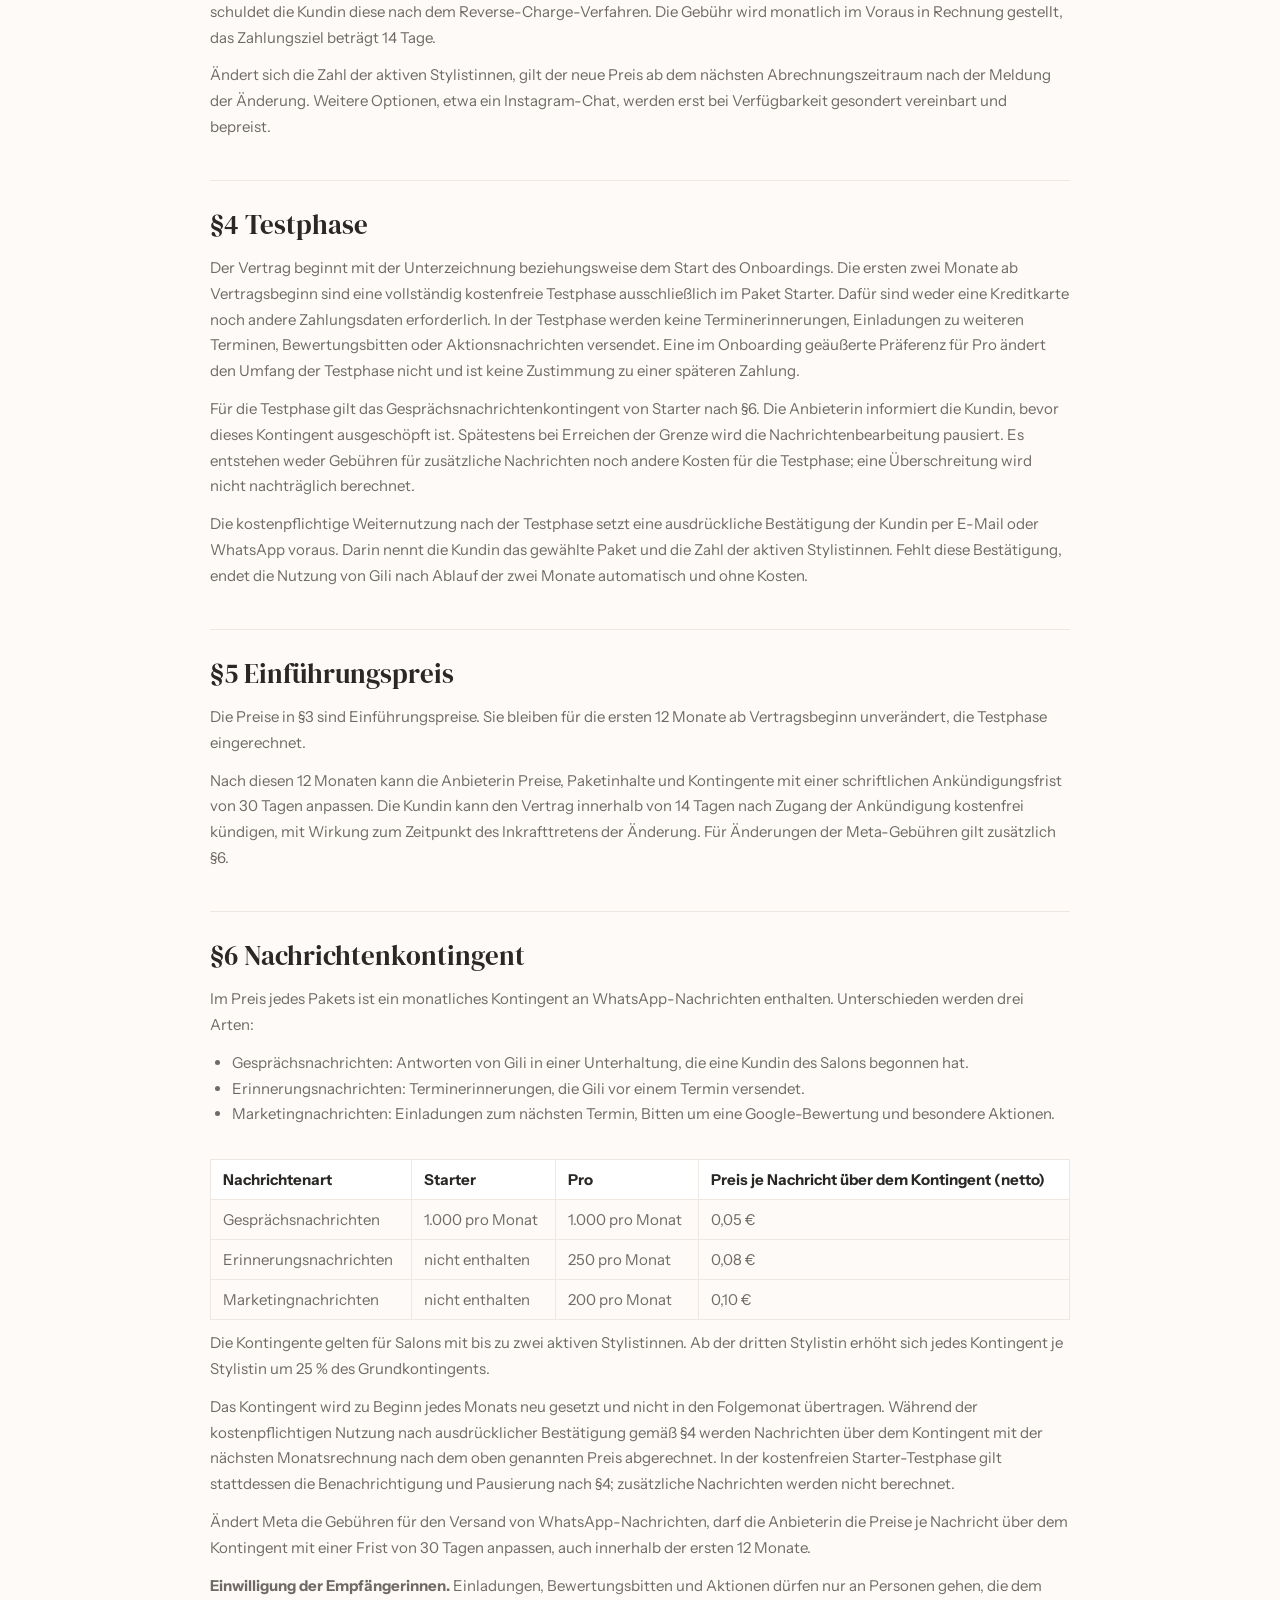
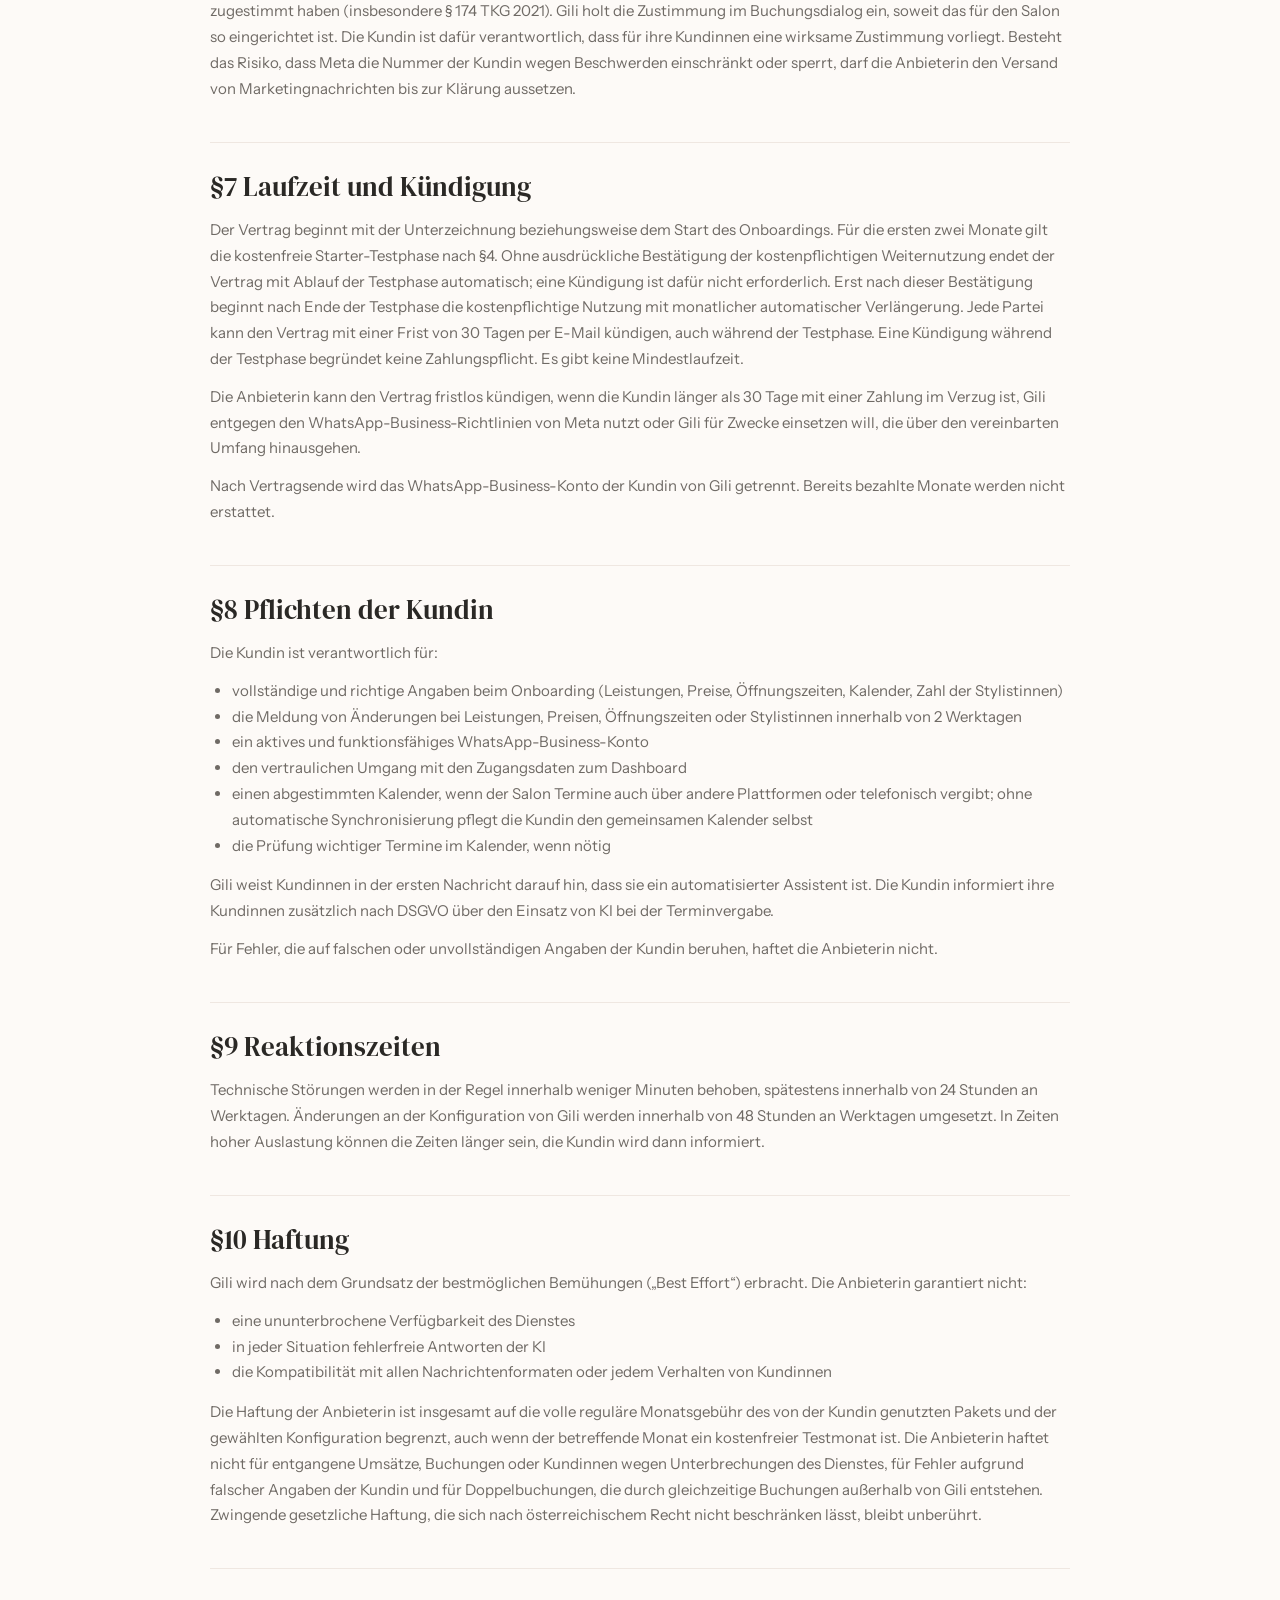
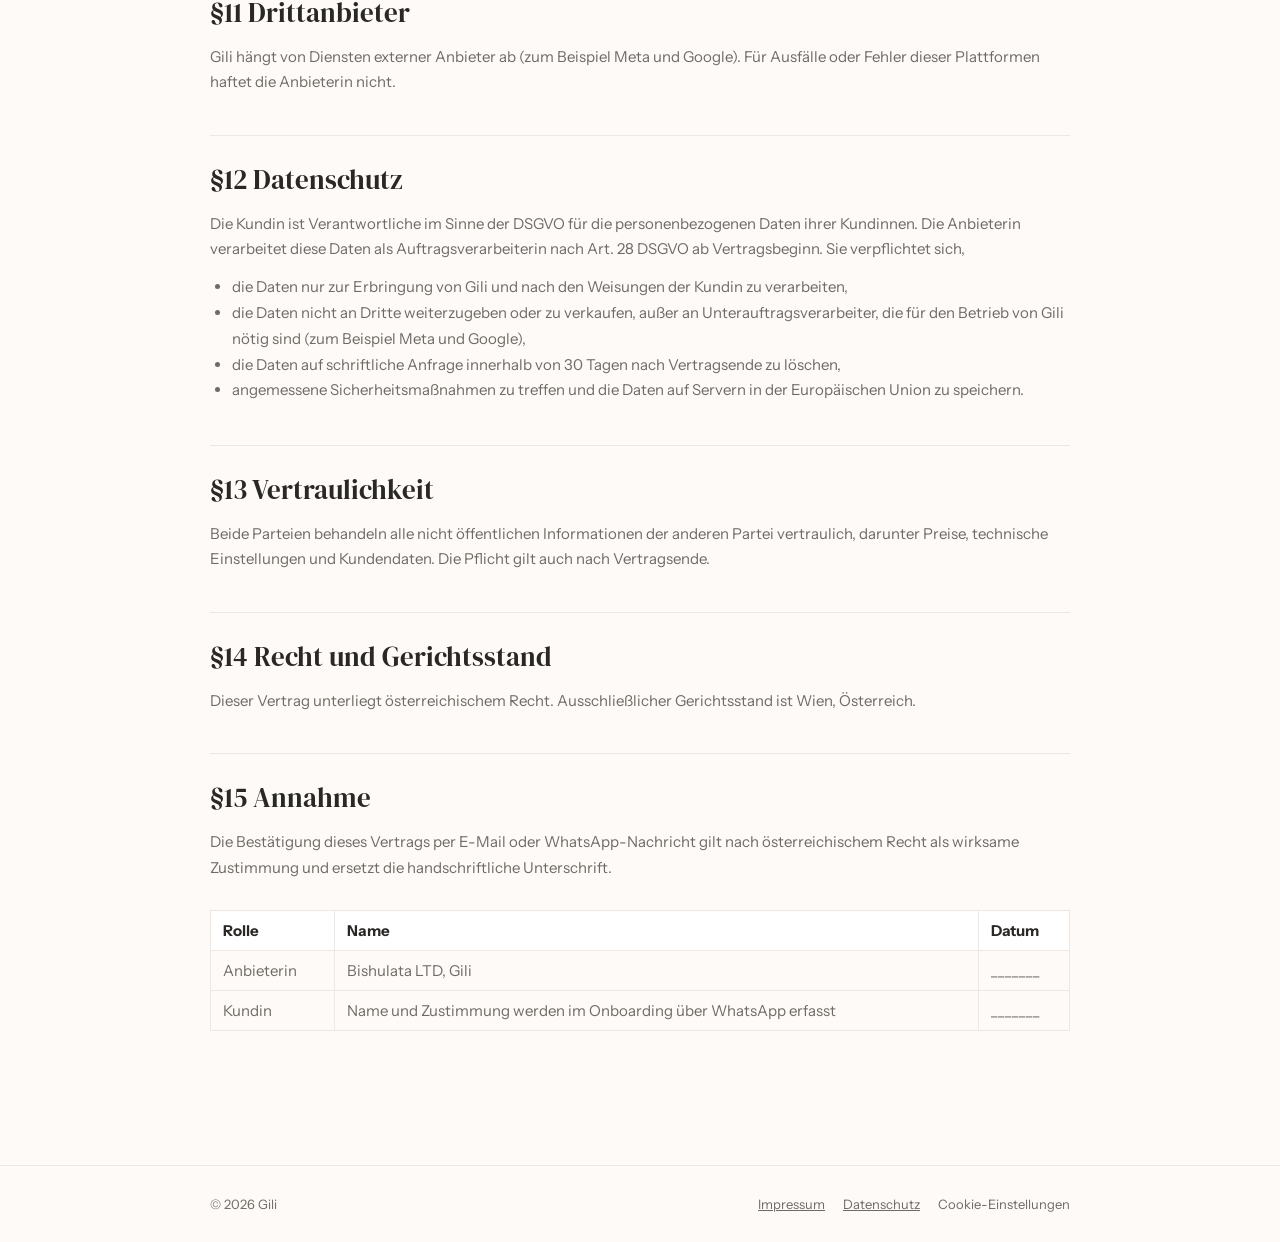
<file: de/contracts.html>
<!DOCTYPE html>
<html lang="de">
<head>
  <meta charset="UTF-8" />
  <meta name="viewport" content="width=device-width, initial-scale=1.0" />
  <title>Dienstleistungsvertrag – Gili</title>
  <meta name="robots" content="index,follow" />
  <link rel="canonical" href="https://gili.live/de/contracts" />
  <link rel="preconnect" href="https://fonts.googleapis.com" />
  <link rel="preconnect" href="https://fonts.gstatic.com" crossorigin />
  <link href="https://fonts.googleapis.com/css2?family=DM+Serif+Display&amp;family=Instrument+Sans:wght@400;500;600&amp;display=swap" rel="stylesheet" />
  <link rel="stylesheet" href="/legal.css" />
  <link rel="stylesheet" href="/privacy.css" />
  <style>
    .legal-table { width: 100%; border-collapse: collapse; margin: 18px 0 10px; font-size: 15px; }
    .legal-table th, .legal-table td { text-align: left; padding: 10px 12px; border: 1px solid var(--line); }
    .legal-table th { background: #FFFFFF; color: var(--ink); font-weight: 700; }
    .legal-table td { color: var(--muted); }
    .legal-blank { color: var(--muted); }
    /* Wide tables scroll sideways on phones instead of widening the page. */
    .legal-table-wrap { overflow-x: auto; }
    .legal-table-wrap .legal-table { min-width: 520px; }
  </style>
</head>
<body>
  <header class="legal-nav">
    <div class="legal-nav-inner">
      <a class="legal-logo" href="/" aria-label="Gili Startseite">Gili<span style="color:#E8A0A8">.</span></a>
      <a class="legal-back" href="/">Zurück zur Startseite</a>
    </div>
  </header>

  <main class="legal-main">
    <p class="legal-kicker">Zusammenarbeit</p>
    <h1>Dienstleistungsvertrag</h1>
    <p class="legal-intro">Nachfolgend findest du den vollständigen Text des Gili-Dienstleistungsvertrags.</p>

    <section class="legal-section">
      <h2 id="p1">§1 Parteien</h2>
      <p>Dieser Dienstleistungsvertrag („Vertrag“) wird geschlossen zwischen:</p>
      <ul>
        <li>der Anbieterin: Bishulata LTD, Kibbuz Hulata, IL-1211000 Obergaliläa, Registernummer 514713122, tätig unter der Marke „Gili“ („Anbieterin“), und</li>
        <li>der Kundin: dem Salon, dessen Name, Geschäftsadresse und gegebenenfalls UID-Nummer im Onboarding über WhatsApp erfasst werden („Kundin“).</li>
      </ul>
      <p>Anbieterin und Kundin gemeinsam: „Parteien“.</p>
    </section>

    <section class="legal-section">
      <h2 id="p2">§2 Leistungsumfang</h2>
      <p>Die Anbieterin stellt der Kundin einen KI-gestützten Buchungsassistenten über WhatsApp („Gili“) zur Verfügung. Gili arbeitet im Namen des Salons der Kundin. Der Leistungsumfang richtet sich nach dem gewählten Paket.</p>
      <h3><strong>Starter</strong></h3>
      <ul>
        <li>Terminbuchung über WhatsApp im Namen des Salons</li>
        <li>Antworten auf Kundenanfragen zu jeder Tageszeit</li>
        <li>Eintrag bestätigter Termine in den Kalender der Kundin</li>
        <li>Zugang zum Dashboard</li>
      </ul>
      <h3><strong>Pro</strong> (alles aus Starter, zusätzlich)</h3>
      <ul>
        <li>Erinnerungen vor jedem Termin</li>
        <li>Einladung zum nächsten Termin einige Wochen nach dem Besuch</li>
        <li>Einladung zur Google-Bewertung am Tag nach dem Termin</li>
        <li>Versand besonderer Aktionen an Kundinnen des Salons</li>
        <li>Monatliche Rückfrage von Gili an die Kundin, ob es Neuigkeiten gibt (Urlaub, neue Leistung, freie Termine, Aktion)</li>
        <li>Übersicht im Dashboard, wann jede Kundin zuletzt da war und wann sie wieder eingeladen wird</li>
      </ul>
      <p>Nicht Teil dieses Vertrags sind, unabhängig vom Paket:</p>
      <ul>
        <li>aktives Marketing oder die Gewinnung neuer Kundinnen für die Kundin</li>
        <li>eine Garantie für eine bestimmte Anzahl von Buchungen oder für Umsätze</li>
        <li>individuelle Softwareentwicklung über den Standardumfang von Gili hinaus</li>
      </ul>
    </section>

    <section class="legal-section">
      <h2 id="p3">§3 Preise und Zahlung</h2>
      <p>Es fällt keine Einrichtungsgebühr an. Die folgenden monatlichen Preise gelten erst für die ausdrücklich bestätigte kostenpflichtige Weiternutzung nach der Testphase gemäß §4:</p>
      <div class="legal-table-wrap">
      <table class="legal-table">
        <thead>
          <tr><th>Paket</th><th>Preis pro Monat</th><th>Enthaltene Stylistinnen</th><th>Jede weitere Stylistin</th></tr>
        </thead>
        <tbody>
          <tr><td>Starter</td><td>42 €</td><td>bis zu 2</td><td>+10 € pro Monat</td></tr>
          <tr><td>Pro</td><td>65 €</td><td>bis zu 2</td><td>+12 € pro Monat</td></tr>
        </tbody>
      </table>
      </div>
      <p>Alle Preise sind Nettopreise. Die Anbieterin weist keine Umsatzsteuer aus. Soweit für die Leistung Umsatzsteuer anfällt, schuldet die Kundin diese nach dem Reverse-Charge-Verfahren. Die Gebühr wird monatlich im Voraus in Rechnung gestellt, das Zahlungsziel beträgt 14 Tage.</p>
      <p>Ändert sich die Zahl der aktiven Stylistinnen, gilt der neue Preis ab dem nächsten Abrechnungszeitraum nach der Meldung der Änderung. Weitere Optionen, etwa ein Instagram-Chat, werden erst bei Verfügbarkeit gesondert vereinbart und bepreist.</p>
    </section>

    <section class="legal-section">
      <h2 id="p4">§4 Testphase</h2>
      <p>Der Vertrag beginnt mit der Unterzeichnung beziehungsweise dem Start des Onboardings. Die ersten zwei Monate ab Vertragsbeginn sind eine vollständig kostenfreie Testphase ausschließlich im Paket Starter. Dafür sind weder eine Kreditkarte noch andere Zahlungsdaten erforderlich. In der Testphase werden keine Terminerinnerungen, Einladungen zu weiteren Terminen, Bewertungsbitten oder Aktionsnachrichten versendet. Eine im Onboarding geäußerte Präferenz für Pro ändert den Umfang der Testphase nicht und ist keine Zustimmung zu einer späteren Zahlung.</p>
      <p>Für die Testphase gilt das Gesprächsnachrichtenkontingent von Starter nach §6. Die Anbieterin informiert die Kundin, bevor dieses Kontingent ausgeschöpft ist. Spätestens bei Erreichen der Grenze wird die Nachrichtenbearbeitung pausiert. Es entstehen weder Gebühren für zusätzliche Nachrichten noch andere Kosten für die Testphase; eine Überschreitung wird nicht nachträglich berechnet.</p>
      <p>Die kostenpflichtige Weiternutzung nach der Testphase setzt eine ausdrückliche Bestätigung der Kundin per E-Mail oder WhatsApp voraus. Darin nennt die Kundin das gewählte Paket und die Zahl der aktiven Stylistinnen. Fehlt diese Bestätigung, endet die Nutzung von Gili nach Ablauf der zwei Monate automatisch und ohne Kosten.</p>
    </section>

    <section class="legal-section">
      <h2 id="p5">§5 Einführungspreis</h2>
      <p>Die Preise in §3 sind Einführungspreise. Sie bleiben für die ersten 12 Monate ab Vertragsbeginn unverändert, die Testphase eingerechnet.</p>
      <p>Nach diesen 12 Monaten kann die Anbieterin Preise, Paketinhalte und Kontingente mit einer schriftlichen Ankündigungsfrist von 30 Tagen anpassen. Die Kundin kann den Vertrag innerhalb von 14 Tagen nach Zugang der Ankündigung kostenfrei kündigen, mit Wirkung zum Zeitpunkt des Inkrafttretens der Änderung. Für Änderungen der Meta-Gebühren gilt zusätzlich §6.</p>
    </section>

    <section class="legal-section">
      <h2 id="p6">§6 Nachrichtenkontingent</h2>
      <p>Im Preis jedes Pakets ist ein monatliches Kontingent an WhatsApp-Nachrichten enthalten. Unterschieden werden drei Arten:</p>
      <ul>
        <li>Gesprächsnachrichten: Antworten von Gili in einer Unterhaltung, die eine Kundin des Salons begonnen hat.</li>
        <li>Erinnerungsnachrichten: Terminerinnerungen, die Gili vor einem Termin versendet.</li>
        <li>Marketingnachrichten: Einladungen zum nächsten Termin, Bitten um eine Google-Bewertung und besondere Aktionen.</li>
      </ul>
      <div class="legal-table-wrap">
      <table class="legal-table">
        <thead>
          <tr><th>Nachrichtenart</th><th>Starter</th><th>Pro</th><th>Preis je Nachricht über dem Kontingent (netto)</th></tr>
        </thead>
        <tbody>
          <tr><td>Gesprächsnachrichten</td><td>1.000 pro Monat</td><td>1.000 pro Monat</td><td>0,05 €</td></tr>
          <tr><td>Erinnerungsnachrichten</td><td>nicht enthalten</td><td>250 pro Monat</td><td>0,08 €</td></tr>
          <tr><td>Marketingnachrichten</td><td>nicht enthalten</td><td>200 pro Monat</td><td>0,10 €</td></tr>
        </tbody>
      </table>
      </div>
      <p>Die Kontingente gelten für Salons mit bis zu zwei aktiven Stylistinnen. Ab der dritten Stylistin erhöht sich jedes Kontingent je Stylistin um 25 % des Grundkontingents.</p>
      <p>Das Kontingent wird zu Beginn jedes Monats neu gesetzt und nicht in den Folgemonat übertragen. Während der kostenpflichtigen Nutzung nach ausdrücklicher Bestätigung gemäß §4 werden Nachrichten über dem Kontingent mit der nächsten Monatsrechnung nach dem oben genannten Preis abgerechnet. In der kostenfreien Starter-Testphase gilt stattdessen die Benachrichtigung und Pausierung nach §4; zusätzliche Nachrichten werden nicht berechnet.</p>
      <p>Ändert Meta die Gebühren für den Versand von WhatsApp-Nachrichten, darf die Anbieterin die Preise je Nachricht über dem Kontingent mit einer Frist von 30 Tagen anpassen, auch innerhalb der ersten 12 Monate.</p>
      <p><strong>Einwilligung der Empfängerinnen.</strong> Einladungen, Bewertungsbitten und Aktionen dürfen nur an Personen gehen, die dem zugestimmt haben (insbesondere § 174 TKG 2021). Gili holt die Zustimmung im Buchungsdialog ein, soweit das für den Salon so eingerichtet ist. Die Kundin ist dafür verantwortlich, dass für ihre Kundinnen eine wirksame Zustimmung vorliegt. Besteht das Risiko, dass Meta die Nummer der Kundin wegen Beschwerden einschränkt oder sperrt, darf die Anbieterin den Versand von Marketingnachrichten bis zur Klärung aussetzen.</p>
    </section>

    <section class="legal-section">
      <h2 id="p7">§7 Laufzeit und Kündigung</h2>
      <p>Der Vertrag beginnt mit der Unterzeichnung beziehungsweise dem Start des Onboardings. Für die ersten zwei Monate gilt die kostenfreie Starter-Testphase nach §4. Ohne ausdrückliche Bestätigung der kostenpflichtigen Weiternutzung endet der Vertrag mit Ablauf der Testphase automatisch; eine Kündigung ist dafür nicht erforderlich. Erst nach dieser Bestätigung beginnt nach Ende der Testphase die kostenpflichtige Nutzung mit monatlicher automatischer Verlängerung. Jede Partei kann den Vertrag mit einer Frist von 30 Tagen per E-Mail kündigen, auch während der Testphase. Eine Kündigung während der Testphase begründet keine Zahlungspflicht. Es gibt keine Mindestlaufzeit.</p>
      <p>Die Anbieterin kann den Vertrag fristlos kündigen, wenn die Kundin länger als 30 Tage mit einer Zahlung im Verzug ist, Gili entgegen den WhatsApp-Business-Richtlinien von Meta nutzt oder Gili für Zwecke einsetzen will, die über den vereinbarten Umfang hinausgehen.</p>
      <p>Nach Vertragsende wird das WhatsApp-Business-Konto der Kundin von Gili getrennt. Bereits bezahlte Monate werden nicht erstattet.</p>
    </section>

    <section class="legal-section">
      <h2 id="p8">§8 Pflichten der Kundin</h2>
      <p>Die Kundin ist verantwortlich für:</p>
      <ul>
        <li>vollständige und richtige Angaben beim Onboarding (Leistungen, Preise, Öffnungszeiten, Kalender, Zahl der Stylistinnen)</li>
        <li>die Meldung von Änderungen bei Leistungen, Preisen, Öffnungszeiten oder Stylistinnen innerhalb von 2 Werktagen</li>
        <li>ein aktives und funktionsfähiges WhatsApp-Business-Konto</li>
        <li>den vertraulichen Umgang mit den Zugangsdaten zum Dashboard</li>
        <li>einen abgestimmten Kalender, wenn der Salon Termine auch über andere Plattformen oder telefonisch vergibt; ohne automatische Synchronisierung pflegt die Kundin den gemeinsamen Kalender selbst</li>
        <li>die Prüfung wichtiger Termine im Kalender, wenn nötig</li>
      </ul>
      <p>Gili weist Kundinnen in der ersten Nachricht darauf hin, dass sie ein automatisierter Assistent ist. Die Kundin informiert ihre Kundinnen zusätzlich nach DSGVO über den Einsatz von KI bei der Terminvergabe.</p>
      <p>Für Fehler, die auf falschen oder unvollständigen Angaben der Kundin beruhen, haftet die Anbieterin nicht.</p>
    </section>

    <section class="legal-section">
      <h2 id="p9">§9 Reaktionszeiten</h2>
      <p>Technische Störungen werden in der Regel innerhalb weniger Minuten behoben, spätestens innerhalb von 24 Stunden an Werktagen. Änderungen an der Konfiguration von Gili werden innerhalb von 48 Stunden an Werktagen umgesetzt. In Zeiten hoher Auslastung können die Zeiten länger sein, die Kundin wird dann informiert.</p>
    </section>

    <section class="legal-section">
      <h2 id="p10">§10 Haftung</h2>
      <p>Gili wird nach dem Grundsatz der bestmöglichen Bemühungen („Best Effort“) erbracht. Die Anbieterin garantiert nicht:</p>
      <ul>
        <li>eine ununterbrochene Verfügbarkeit des Dienstes</li>
        <li>in jeder Situation fehlerfreie Antworten der KI</li>
        <li>die Kompatibilität mit allen Nachrichtenformaten oder jedem Verhalten von Kundinnen</li>
      </ul>
      <p>Die Haftung der Anbieterin ist insgesamt auf die volle reguläre Monatsgebühr des von der Kundin genutzten Pakets und der gewählten Konfiguration begrenzt, auch wenn der betreffende Monat ein kostenfreier Testmonat ist. Die Anbieterin haftet nicht für entgangene Umsätze, Buchungen oder Kundinnen wegen Unterbrechungen des Dienstes, für Fehler aufgrund falscher Angaben der Kundin und für Doppelbuchungen, die durch gleichzeitige Buchungen außerhalb von Gili entstehen. Zwingende gesetzliche Haftung, die sich nach österreichischem Recht nicht beschränken lässt, bleibt unberührt.</p>
    </section>

    <section class="legal-section">
      <h2 id="p11">§11 Drittanbieter</h2>
      <p>Gili hängt von Diensten externer Anbieter ab (zum Beispiel Meta und Google). Für Ausfälle oder Fehler dieser Plattformen haftet die Anbieterin nicht.</p>
    </section>

    <section class="legal-section">
      <h2 id="p12">§12 Datenschutz</h2>
      <p>Die Kundin ist Verantwortliche im Sinne der DSGVO für die personenbezogenen Daten ihrer Kundinnen. Die Anbieterin verarbeitet diese Daten als Auftragsverarbeiterin nach Art. 28 DSGVO ab Vertragsbeginn. Sie verpflichtet sich,</p>
      <ul>
        <li>die Daten nur zur Erbringung von Gili und nach den Weisungen der Kundin zu verarbeiten,</li>
        <li>die Daten nicht an Dritte weiterzugeben oder zu verkaufen, außer an Unterauftragsverarbeiter, die für den Betrieb von Gili nötig sind (zum Beispiel Meta und Google),</li>
        <li>die Daten auf schriftliche Anfrage innerhalb von 30 Tagen nach Vertragsende zu löschen,</li>
        <li>angemessene Sicherheitsmaßnahmen zu treffen und die Daten auf Servern in der Europäischen Union zu speichern.</li>
      </ul>
    </section>

    <section class="legal-section">
      <h2 id="p13">§13 Vertraulichkeit</h2>
      <p>Beide Parteien behandeln alle nicht öffentlichen Informationen der anderen Partei vertraulich, darunter Preise, technische Einstellungen und Kundendaten. Die Pflicht gilt auch nach Vertragsende.</p>
    </section>

    <section class="legal-section">
      <h2 id="p14">§14 Recht und Gerichtsstand</h2>
      <p>Dieser Vertrag unterliegt österreichischem Recht. Ausschließlicher Gerichtsstand ist Wien, Österreich.</p>
    </section>

    <section class="legal-section">
      <h2 id="p15">§15 Annahme</h2>
      <p>Die Bestätigung dieses Vertrags per E-Mail oder WhatsApp-Nachricht gilt nach österreichischem Recht als wirksame Zustimmung und ersetzt die handschriftliche Unterschrift.</p>
      <div class="legal-table-wrap">
      <table class="legal-table">
        <thead>
          <tr><th>Rolle</th><th>Name</th><th>Datum</th></tr>
        </thead>
        <tbody>
          <tr><td>Anbieterin</td><td>Bishulata LTD, Gili</td><td class="legal-blank">_______</td></tr>
          <tr><td>Kundin</td><td>Name und Zustimmung werden im Onboarding über WhatsApp erfasst</td><td class="legal-blank">_______</td></tr>
        </tbody>
      </table>
      </div>
    </section>
  </main>

  <footer class="legal-footer">
    <div class="legal-footer-inner">
      <span>© <span data-current-year></span> Gili</span>
      <div class="legal-footer-links">
        <a href="/impressum">Impressum</a>
        <a href="/datenschutz">Datenschutz</a>
        <button type="button" data-cookie-settings>Cookie-Einstellungen</button>
      </div>
    </div>
  </footer>

  <div id="cookie-banner" class="cookie-banner privacy-hidden" aria-hidden="true" role="region" aria-labelledby="cookie-title">
    <div class="cookie-banner-card">
      <p id="cookie-title">Dürfen wir mit Cookies messen, wie unsere Seite genutzt wird und welche Werbung wirkt? So sehen wir, was Salons wirklich hilft. <button type="button" class="cookie-details" data-cookie-settings>Details</button></p>
      <div class="cookie-banner-actions">
        <button type="button" class="privacy-btn" data-consent-all>Gern</button>
        <button type="button" class="privacy-btn" data-consent-reject>Lieber nicht</button>
      </div>
    </div>
  </div>

  <div id="cookie-settings" class="privacy-overlay privacy-hidden" aria-hidden="true" role="dialog" aria-modal="true" aria-labelledby="settings-title">
    <div class="privacy-dialog"><div class="privacy-dialog-inner">
      <button type="button" class="privacy-close" data-close-settings aria-label="Einstellungen schließen">×</button>
      <h2 id="settings-title">Cookie-Einstellungen</h2>
      <p>Notwendige Funktionen sind immer aktiv. Statistik und Marketing starten erst nach deiner Einwilligung.</p>
      <div class="privacy-options">
        <label class="privacy-option"><input type="checkbox" checked disabled /><span><strong>Notwendig</strong>Speichert deine Auswahl und ermöglicht sichere Formulare.</span></label>
        <label class="privacy-option"><input id="consent-statistics" type="checkbox" /><span><strong>Statistik</strong>Google Analytics und Microsoft Clarity helfen uns, Besuche und Nutzung zu verstehen.</span></label>
        <label class="privacy-option"><input id="consent-marketing" type="checkbox" /><span><strong>Marketing</strong>Der Meta Pixel misst Kampagnen und kann personalisierte Werbung ermöglichen.</span></label>
      </div>
      <div class="privacy-actions">
        <button type="button" class="privacy-btn privacy-btn-primary" data-consent-save>Auswahl speichern</button>
        <button type="button" class="privacy-btn" data-consent-all>Alle akzeptieren</button>
        <button type="button" class="privacy-btn" data-consent-reject>Nur notwendige</button>
      </div>
    </div></div>
  </div>

  <script src="/tracking-config.js"></script>
  <script src="/privacy.js"></script>
  <script>document.querySelectorAll("[data-current-year]").forEach(function (el) { el.textContent = new Date().getFullYear(); });</script>
</body>
</html>
</file>
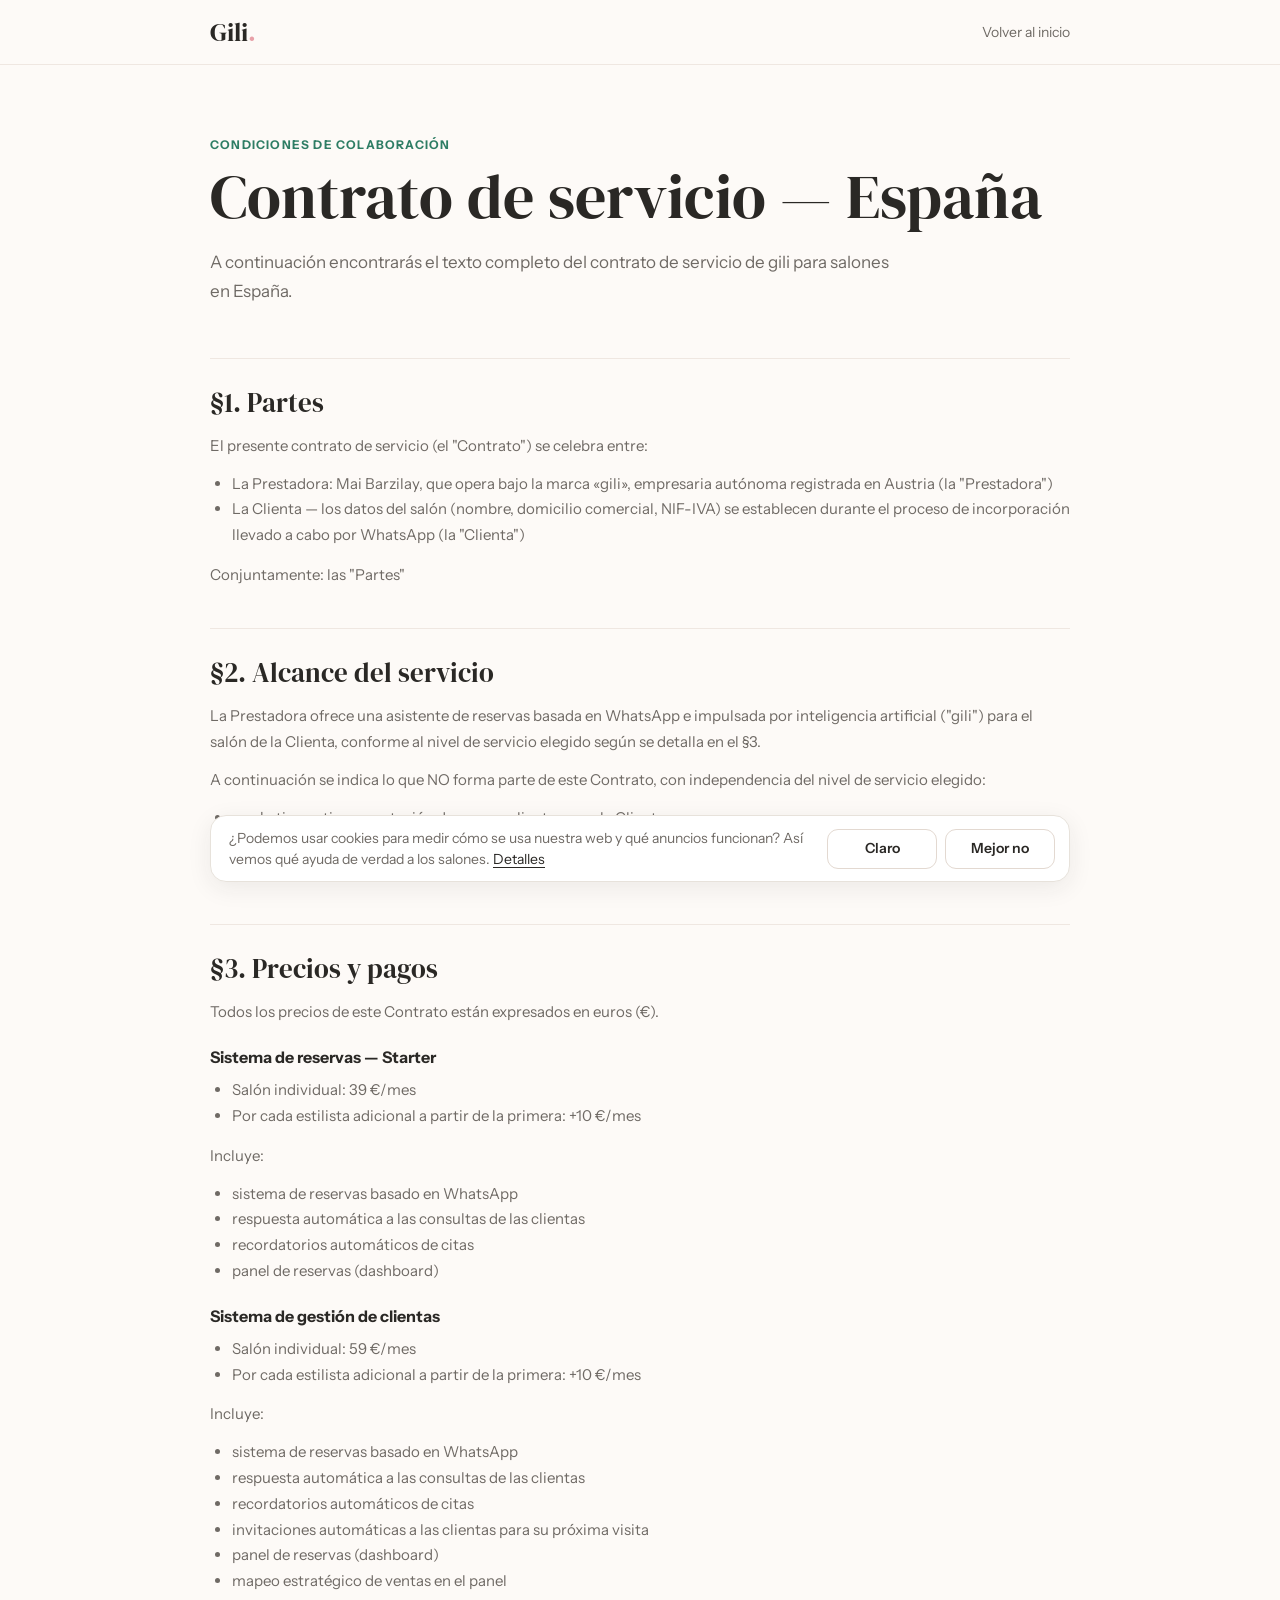
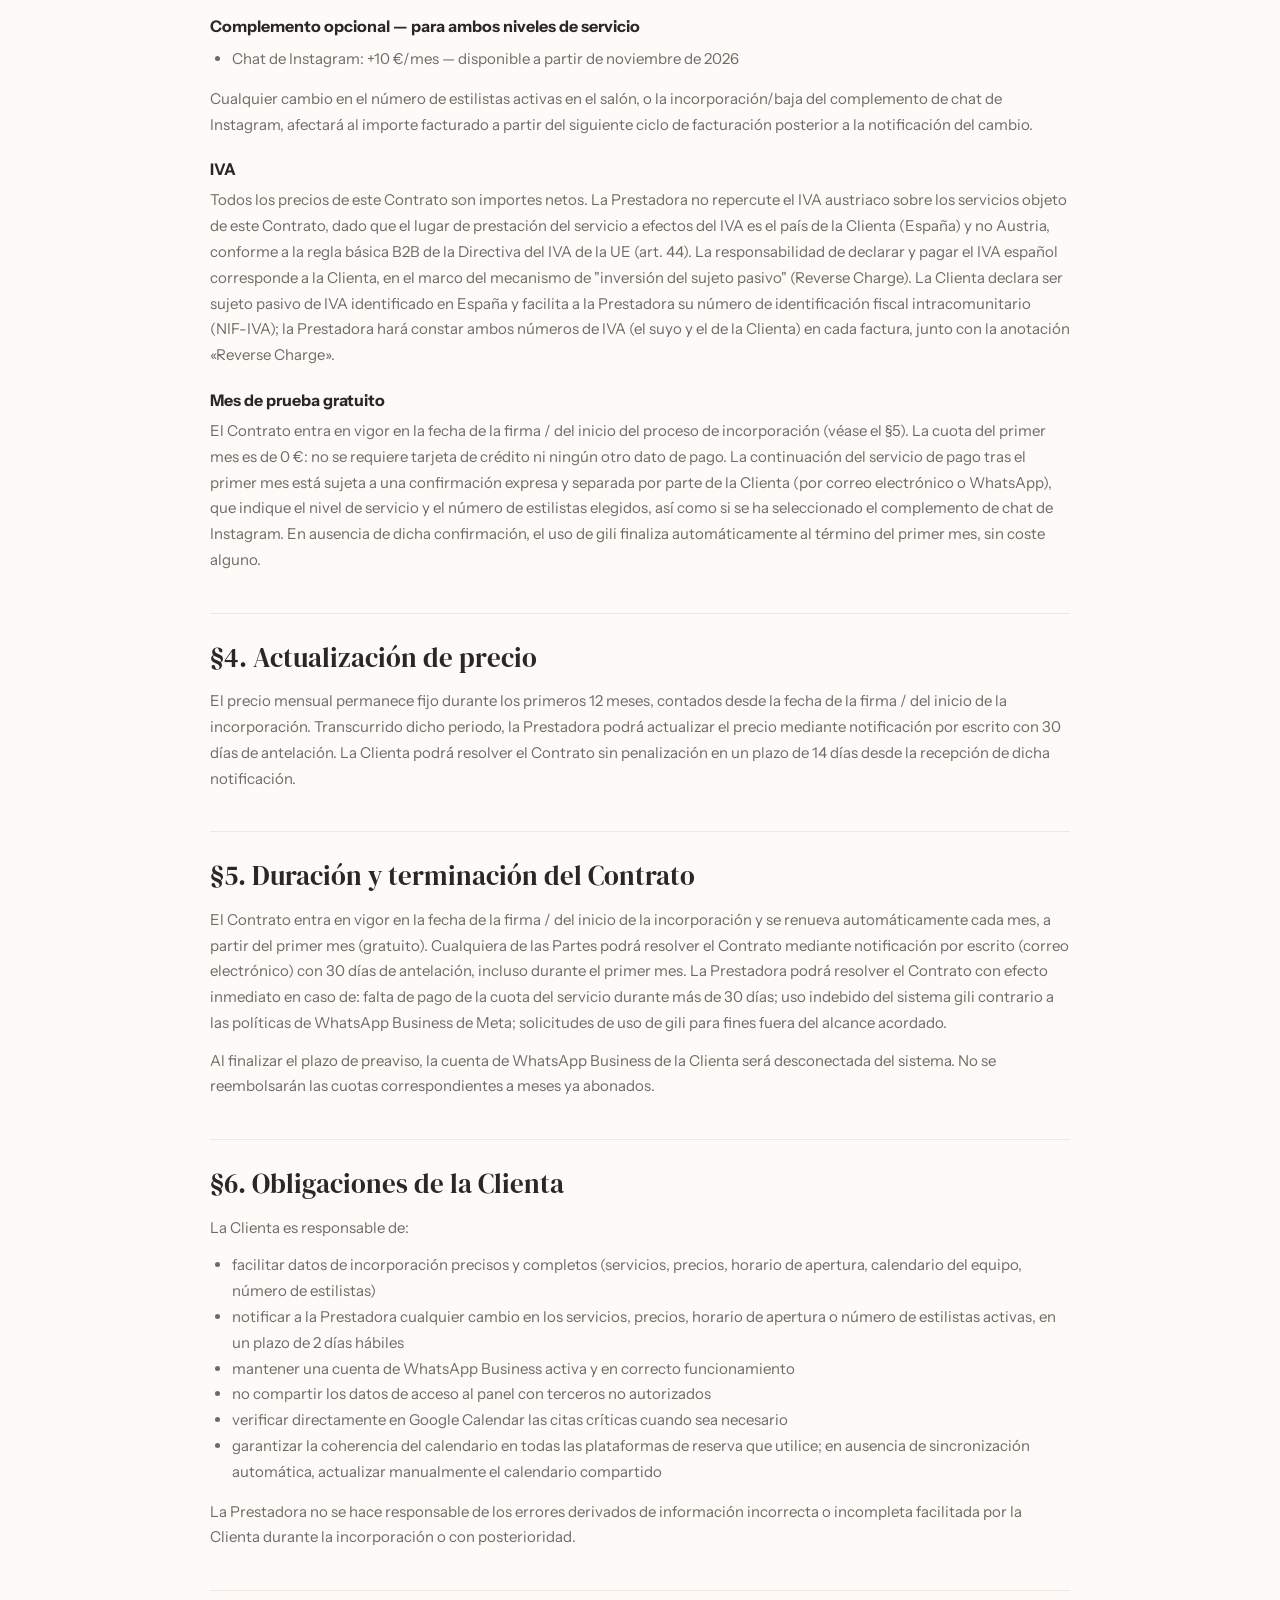
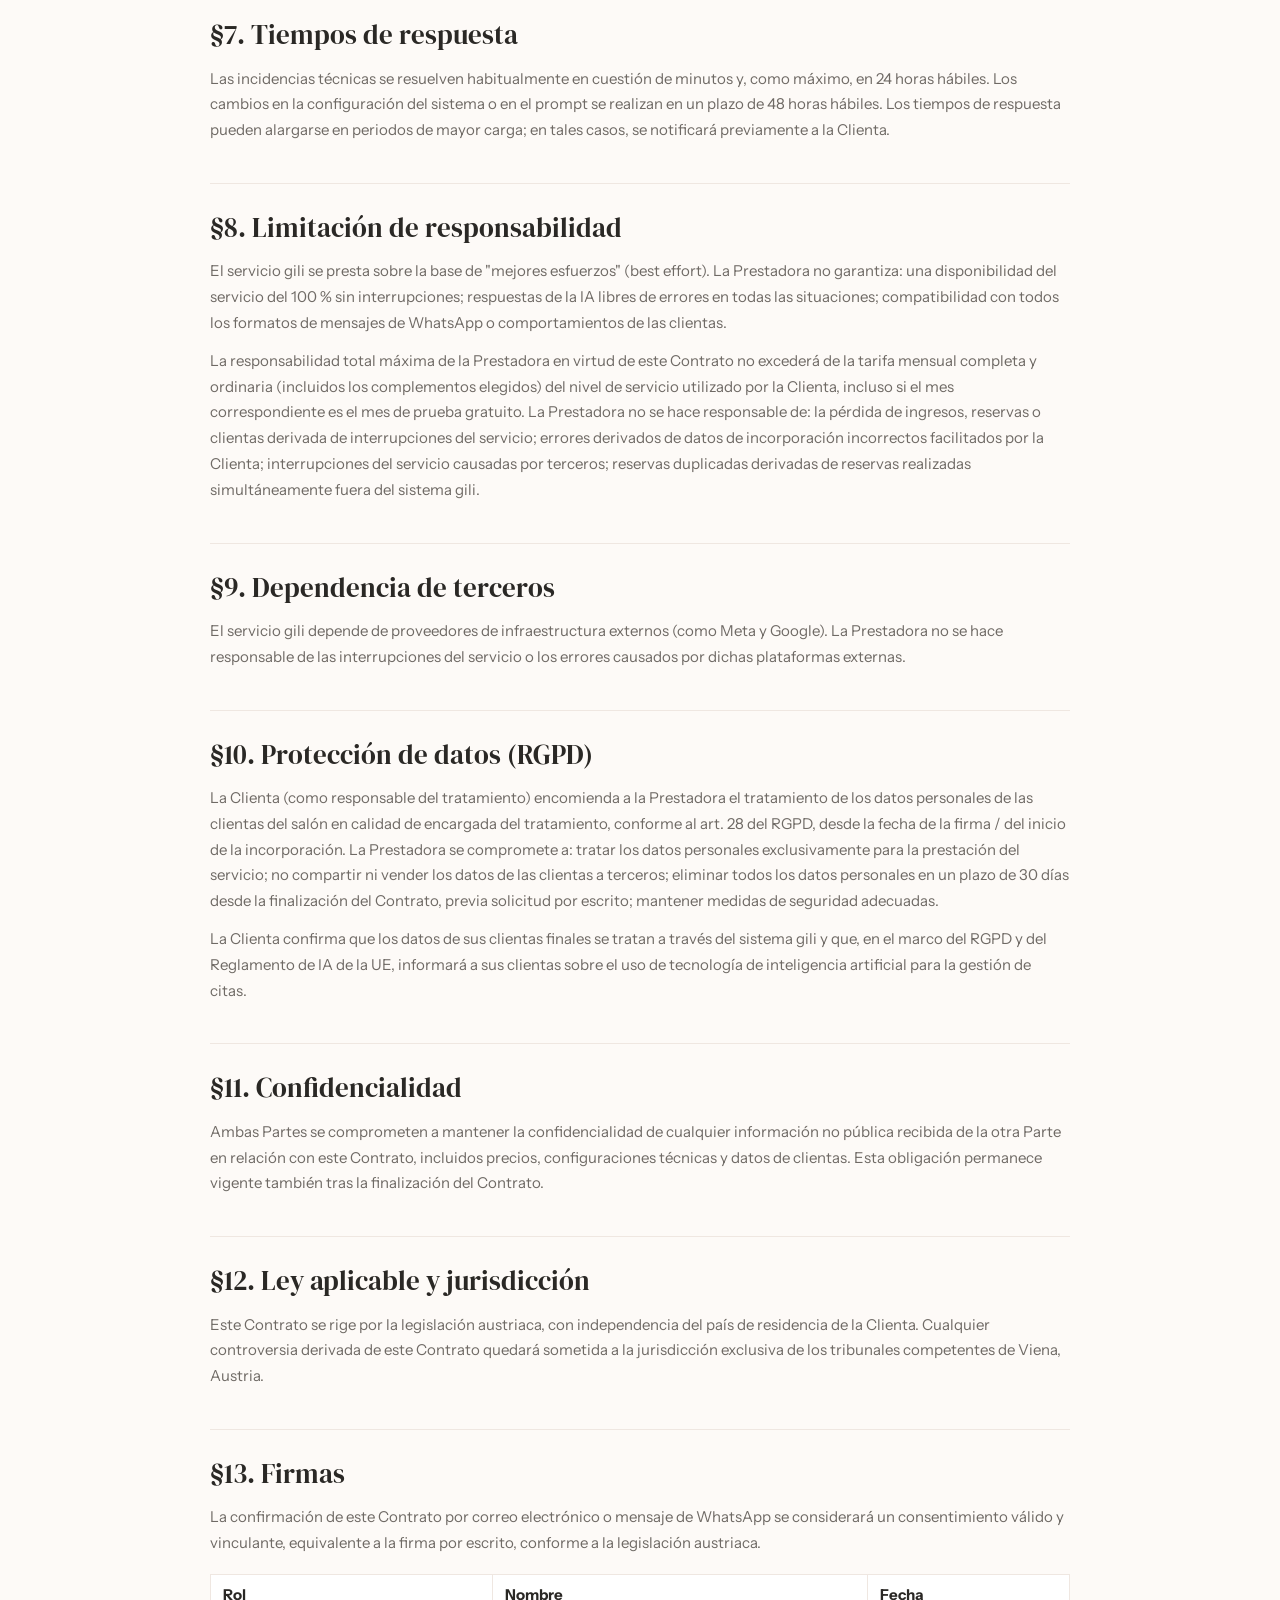
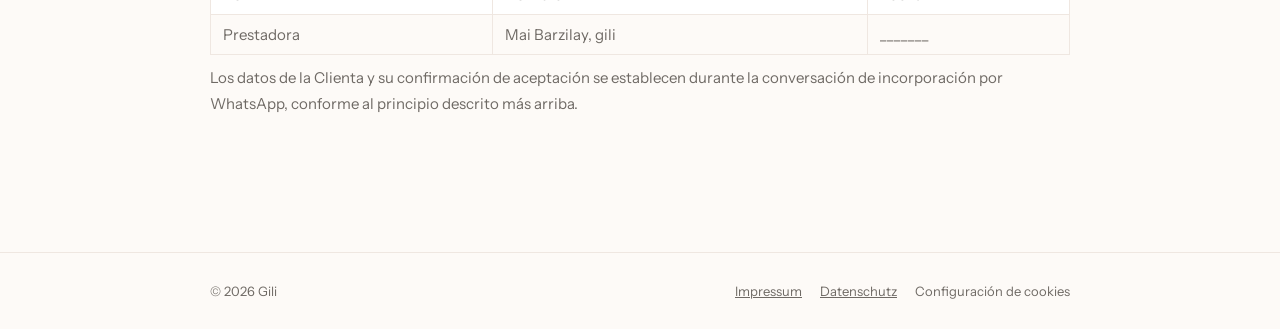
<file: es/contracts.html>
<!DOCTYPE html>
<html lang="es">
<head>
  <meta charset="UTF-8" />
  <meta name="viewport" content="width=device-width, initial-scale=1.0" />
  <title>Contrato de servicio – Gili</title>
  <meta name="robots" content="index,follow" />
  <link rel="canonical" href="https://gili.live/es/contracts" />
  <link rel="preconnect" href="https://fonts.googleapis.com" />
  <link rel="preconnect" href="https://fonts.gstatic.com" crossorigin />
  <link href="https://fonts.googleapis.com/css2?family=DM+Serif+Display&amp;family=Instrument+Sans:wght@400;500;600&amp;display=swap" rel="stylesheet" />
  <link rel="stylesheet" href="/legal.css" />
  <link rel="stylesheet" href="/privacy.css" />
  <style>
    .legal-table { width: 100%; border-collapse: collapse; margin: 18px 0 10px; font-size: 15px; }
    .legal-table th, .legal-table td { text-align: left; padding: 10px 12px; border: 1px solid var(--line); }
    .legal-table th { background: #FFFFFF; color: var(--ink); font-weight: 700; }
    .legal-table td { color: var(--muted); }
    .legal-blank { color: var(--muted); }
  </style>
</head>
<body>
  <header class="legal-nav">
    <div class="legal-nav-inner">
      <a class="legal-logo" href="/es/" aria-label="Gili página de inicio">Gili<span style="color:#E8A0A8">.</span></a>
      <a class="legal-back" href="/es/">Volver al inicio</a>
    </div>
  </header>

  <main class="legal-main">
    <p class="legal-kicker">Condiciones de colaboración</p>
    <h1>Contrato de servicio — España</h1>
    <p class="legal-intro">A continuación encontrarás el texto completo del contrato de servicio de gili para salones en España.</p>

    <section class="legal-section">
      <h2>§1. Partes</h2>
      <p>El presente contrato de servicio (el "Contrato") se celebra entre:</p>
      <ul>
        <li>La Prestadora: Mai Barzilay, que opera bajo la marca «gili», empresaria autónoma registrada en Austria (la "Prestadora")</li>
        <li>La Clienta — los datos del salón (nombre, domicilio comercial, NIF-IVA) se establecen durante el proceso de incorporación llevado a cabo por WhatsApp (la "Clienta")</li>
      </ul>
      <p>Conjuntamente: las "Partes"</p>
    </section>

    <section class="legal-section">
      <h2>§2. Alcance del servicio</h2>
      <p>La Prestadora ofrece una asistente de reservas basada en WhatsApp e impulsada por inteligencia artificial ("gili") para el salón de la Clienta, conforme al nivel de servicio elegido según se detalla en el §3.</p>
      <p>A continuación se indica lo que NO forma parte de este Contrato, con independencia del nivel de servicio elegido:</p>
      <ul>
        <li>marketing activo o captación de nuevas clientas para la Clienta</li>
        <li>garantía de volumen de reservas o de ingresos</li>
        <li>desarrollo de software a medida más allá del servicio estándar de gili</li>
      </ul>
    </section>

    <section class="legal-section">
      <h2>§3. Precios y pagos</h2>
      <p>Todos los precios de este Contrato están expresados en euros (€).</p>

      <h3>Sistema de reservas — Starter</h3>
      <ul>
        <li>Salón individual: 39 €/mes</li>
        <li>Por cada estilista adicional a partir de la primera: +10 €/mes</li>
      </ul>
      <p>Incluye:</p>
      <ul>
        <li>sistema de reservas basado en WhatsApp</li>
        <li>respuesta automática a las consultas de las clientas</li>
        <li>recordatorios automáticos de citas</li>
        <li>panel de reservas (dashboard)</li>
      </ul>

      <h3>Sistema de gestión de clientas</h3>
      <ul>
        <li>Salón individual: 59 €/mes</li>
        <li>Por cada estilista adicional a partir de la primera: +10 €/mes</li>
      </ul>
      <p>Incluye:</p>
      <ul>
        <li>sistema de reservas basado en WhatsApp</li>
        <li>respuesta automática a las consultas de las clientas</li>
        <li>recordatorios automáticos de citas</li>
        <li>invitaciones automáticas a las clientas para su próxima visita</li>
        <li>panel de reservas (dashboard)</li>
        <li>mapeo estratégico de ventas en el panel</li>
      </ul>

      <h3>Complemento opcional — para ambos niveles de servicio</h3>
      <ul>
        <li>Chat de Instagram: +10 €/mes — disponible a partir de noviembre de 2026</li>
      </ul>
      <p>Cualquier cambio en el número de estilistas activas en el salón, o la incorporación/baja del complemento de chat de Instagram, afectará al importe facturado a partir del siguiente ciclo de facturación posterior a la notificación del cambio.</p>

      <h3>IVA</h3>
      <p>Todos los precios de este Contrato son importes netos. La Prestadora no repercute el IVA austriaco sobre los servicios objeto de este Contrato, dado que el lugar de prestación del servicio a efectos del IVA es el país de la Clienta (España) y no Austria, conforme a la regla básica B2B de la Directiva del IVA de la UE (art. 44). La responsabilidad de declarar y pagar el IVA español corresponde a la Clienta, en el marco del mecanismo de "inversión del sujeto pasivo" (Reverse Charge). La Clienta declara ser sujeto pasivo de IVA identificado en España y facilita a la Prestadora su número de identificación fiscal intracomunitario (NIF-IVA); la Prestadora hará constar ambos números de IVA (el suyo y el de la Clienta) en cada factura, junto con la anotación «Reverse Charge».</p>

      <h3>Mes de prueba gratuito</h3>
      <p>El Contrato entra en vigor en la fecha de la firma / del inicio del proceso de incorporación (véase el §5). La cuota del primer mes es de 0 €: no se requiere tarjeta de crédito ni ningún otro dato de pago. La continuación del servicio de pago tras el primer mes está sujeta a una confirmación expresa y separada por parte de la Clienta (por correo electrónico o WhatsApp), que indique el nivel de servicio y el número de estilistas elegidos, así como si se ha seleccionado el complemento de chat de Instagram. En ausencia de dicha confirmación, el uso de gili finaliza automáticamente al término del primer mes, sin coste alguno.</p>
    </section>

    <section class="legal-section">
      <h2>§4. Actualización de precio</h2>
      <p>El precio mensual permanece fijo durante los primeros 12 meses, contados desde la fecha de la firma / del inicio de la incorporación. Transcurrido dicho periodo, la Prestadora podrá actualizar el precio mediante notificación por escrito con 30 días de antelación. La Clienta podrá resolver el Contrato sin penalización en un plazo de 14 días desde la recepción de dicha notificación.</p>
    </section>

    <section class="legal-section">
      <h2>§5. Duración y terminación del Contrato</h2>
      <p>El Contrato entra en vigor en la fecha de la firma / del inicio de la incorporación y se renueva automáticamente cada mes, a partir del primer mes (gratuito). Cualquiera de las Partes podrá resolver el Contrato mediante notificación por escrito (correo electrónico) con 30 días de antelación, incluso durante el primer mes. La Prestadora podrá resolver el Contrato con efecto inmediato en caso de: falta de pago de la cuota del servicio durante más de 30 días; uso indebido del sistema gili contrario a las políticas de WhatsApp Business de Meta; solicitudes de uso de gili para fines fuera del alcance acordado.</p>
      <p>Al finalizar el plazo de preaviso, la cuenta de WhatsApp Business de la Clienta será desconectada del sistema. No se reembolsarán las cuotas correspondientes a meses ya abonados.</p>
    </section>

    <section class="legal-section">
      <h2>§6. Obligaciones de la Clienta</h2>
      <p>La Clienta es responsable de:</p>
      <ul>
        <li>facilitar datos de incorporación precisos y completos (servicios, precios, horario de apertura, calendario del equipo, número de estilistas)</li>
        <li>notificar a la Prestadora cualquier cambio en los servicios, precios, horario de apertura o número de estilistas activas, en un plazo de 2 días hábiles</li>
        <li>mantener una cuenta de WhatsApp Business activa y en correcto funcionamiento</li>
        <li>no compartir los datos de acceso al panel con terceros no autorizados</li>
        <li>verificar directamente en Google Calendar las citas críticas cuando sea necesario</li>
        <li>garantizar la coherencia del calendario en todas las plataformas de reserva que utilice; en ausencia de sincronización automática, actualizar manualmente el calendario compartido</li>
      </ul>
      <p>La Prestadora no se hace responsable de los errores derivados de información incorrecta o incompleta facilitada por la Clienta durante la incorporación o con posterioridad.</p>
    </section>

    <section class="legal-section">
      <h2>§7. Tiempos de respuesta</h2>
      <p>Las incidencias técnicas se resuelven habitualmente en cuestión de minutos y, como máximo, en 24 horas hábiles. Los cambios en la configuración del sistema o en el prompt se realizan en un plazo de 48 horas hábiles. Los tiempos de respuesta pueden alargarse en periodos de mayor carga; en tales casos, se notificará previamente a la Clienta.</p>
    </section>

    <section class="legal-section">
      <h2>§8. Limitación de responsabilidad</h2>
      <p>El servicio gili se presta sobre la base de "mejores esfuerzos" (best effort). La Prestadora no garantiza: una disponibilidad del servicio del 100 % sin interrupciones; respuestas de la IA libres de errores en todas las situaciones; compatibilidad con todos los formatos de mensajes de WhatsApp o comportamientos de las clientas.</p>
      <p>La responsabilidad total máxima de la Prestadora en virtud de este Contrato no excederá de la tarifa mensual completa y ordinaria (incluidos los complementos elegidos) del nivel de servicio utilizado por la Clienta, incluso si el mes correspondiente es el mes de prueba gratuito. La Prestadora no se hace responsable de: la pérdida de ingresos, reservas o clientas derivada de interrupciones del servicio; errores derivados de datos de incorporación incorrectos facilitados por la Clienta; interrupciones del servicio causadas por terceros; reservas duplicadas derivadas de reservas realizadas simultáneamente fuera del sistema gili.</p>
    </section>

    <section class="legal-section">
      <h2>§9. Dependencia de terceros</h2>
      <p>El servicio gili depende de proveedores de infraestructura externos (como Meta y Google). La Prestadora no se hace responsable de las interrupciones del servicio o los errores causados por dichas plataformas externas.</p>
    </section>

    <section class="legal-section">
      <h2>§10. Protección de datos (RGPD)</h2>
      <p>La Clienta (como responsable del tratamiento) encomienda a la Prestadora el tratamiento de los datos personales de las clientas del salón en calidad de encargada del tratamiento, conforme al art. 28 del RGPD, desde la fecha de la firma / del inicio de la incorporación. La Prestadora se compromete a: tratar los datos personales exclusivamente para la prestación del servicio; no compartir ni vender los datos de las clientas a terceros; eliminar todos los datos personales en un plazo de 30 días desde la finalización del Contrato, previa solicitud por escrito; mantener medidas de seguridad adecuadas.</p>
      <p>La Clienta confirma que los datos de sus clientas finales se tratan a través del sistema gili y que, en el marco del RGPD y del Reglamento de IA de la UE, informará a sus clientas sobre el uso de tecnología de inteligencia artificial para la gestión de citas.</p>
    </section>

    <section class="legal-section">
      <h2>§11. Confidencialidad</h2>
      <p>Ambas Partes se comprometen a mantener la confidencialidad de cualquier información no pública recibida de la otra Parte en relación con este Contrato, incluidos precios, configuraciones técnicas y datos de clientas. Esta obligación permanece vigente también tras la finalización del Contrato.</p>
    </section>

    <section class="legal-section">
      <h2>§12. Ley aplicable y jurisdicción</h2>
      <p>Este Contrato se rige por la legislación austriaca, con independencia del país de residencia de la Clienta. Cualquier controversia derivada de este Contrato quedará sometida a la jurisdicción exclusiva de los tribunales competentes de Viena, Austria.</p>
    </section>

    <section class="legal-section">
      <h2>§13. Firmas</h2>
      <p>La confirmación de este Contrato por correo electrónico o mensaje de WhatsApp se considerará un consentimiento válido y vinculante, equivalente a la firma por escrito, conforme a la legislación austriaca.</p>
      <table class="legal-table">
        <thead>
          <tr><th>Rol</th><th>Nombre</th><th>Fecha</th></tr>
        </thead>
        <tbody>
          <tr><td>Prestadora</td><td>Mai Barzilay, gili</td><td class="legal-blank">_______</td></tr>
        </tbody>
      </table>
      <p>Los datos de la Clienta y su confirmación de aceptación se establecen durante la conversación de incorporación por WhatsApp, conforme al principio descrito más arriba.</p>
    </section>
  </main>

  <footer class="legal-footer">
    <div class="legal-footer-inner">
      <span>© <span data-current-year></span> Gili</span>
      <div class="legal-footer-links">
        <a href="/impressum">Impressum</a>
        <a href="/datenschutz">Datenschutz</a>
        <button type="button" data-cookie-settings>Configuración de cookies</button>
      </div>
    </div>
  </footer>

  <div id="cookie-banner" class="cookie-banner privacy-hidden" aria-hidden="true" role="region" aria-labelledby="cookie-title">
    <div class="cookie-banner-card">
      <p id="cookie-title">¿Podemos usar cookies para medir cómo se usa nuestra web y qué anuncios funcionan? Así vemos qué ayuda de verdad a los salones. <button type="button" class="cookie-details" data-cookie-settings>Detalles</button></p>
      <div class="cookie-banner-actions">
        <button type="button" class="privacy-btn" data-consent-all>Claro</button>
        <button type="button" class="privacy-btn" data-consent-reject>Mejor no</button>
      </div>
    </div>
  </div>

  <div id="cookie-settings" class="privacy-overlay privacy-hidden" aria-hidden="true" role="dialog" aria-modal="true" aria-labelledby="settings-title">
    <div class="privacy-dialog"><div class="privacy-dialog-inner">
      <button type="button" class="privacy-close" data-close-settings aria-label="Cerrar configuración">×</button>
      <h2 id="settings-title">Configuración de cookies</h2>
      <p>Las funciones necesarias están siempre activas. Estadística y marketing solo se activan tras tu consentimiento.</p>
      <div class="privacy-options">
        <label class="privacy-option"><input type="checkbox" checked disabled /><span><strong>Necesarias</strong>Guardan tu selección y permiten formularios seguros.</span></label>
        <label class="privacy-option"><input id="consent-statistics" type="checkbox" /><span><strong>Estadística</strong>Google Analytics y Microsoft Clarity nos ayudan a entender las visitas y el uso de la web.</span></label>
        <label class="privacy-option"><input id="consent-marketing" type="checkbox" /><span><strong>Marketing</strong>Meta Pixel mide las campañas y puede permitir publicidad personalizada.</span></label>
      </div>
      <div class="privacy-actions">
        <button type="button" class="privacy-btn privacy-btn-primary" data-consent-save>Guardar selección</button>
        <button type="button" class="privacy-btn" data-consent-all>Aceptar todo</button>
        <button type="button" class="privacy-btn" data-consent-reject>Solo necesarias</button>
      </div>
    </div></div>
  </div>

  <script src="/tracking-config.js"></script>
  <script src="/privacy.js"></script>
  <script>document.querySelectorAll("[data-current-year]").forEach(function (el) { el.textContent = new Date().getFullYear(); });</script>
</body>
</html>
</file>
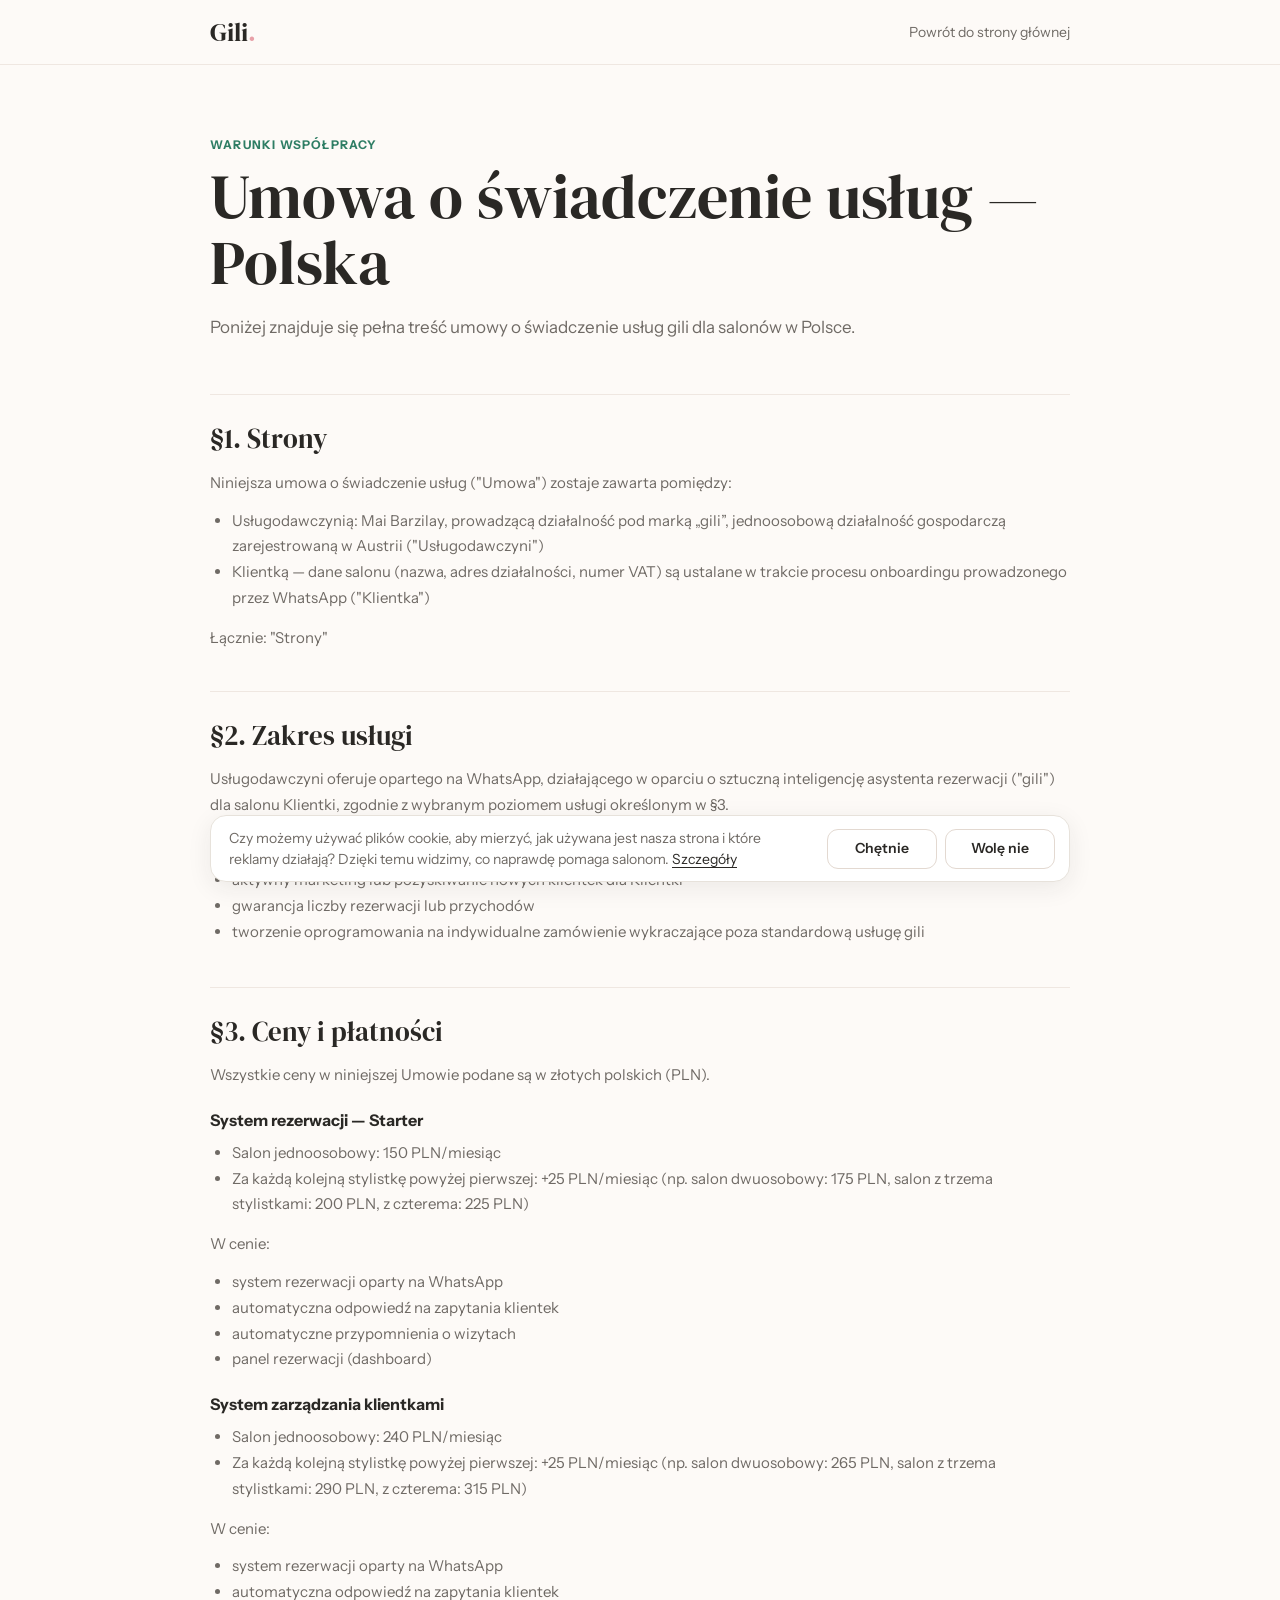
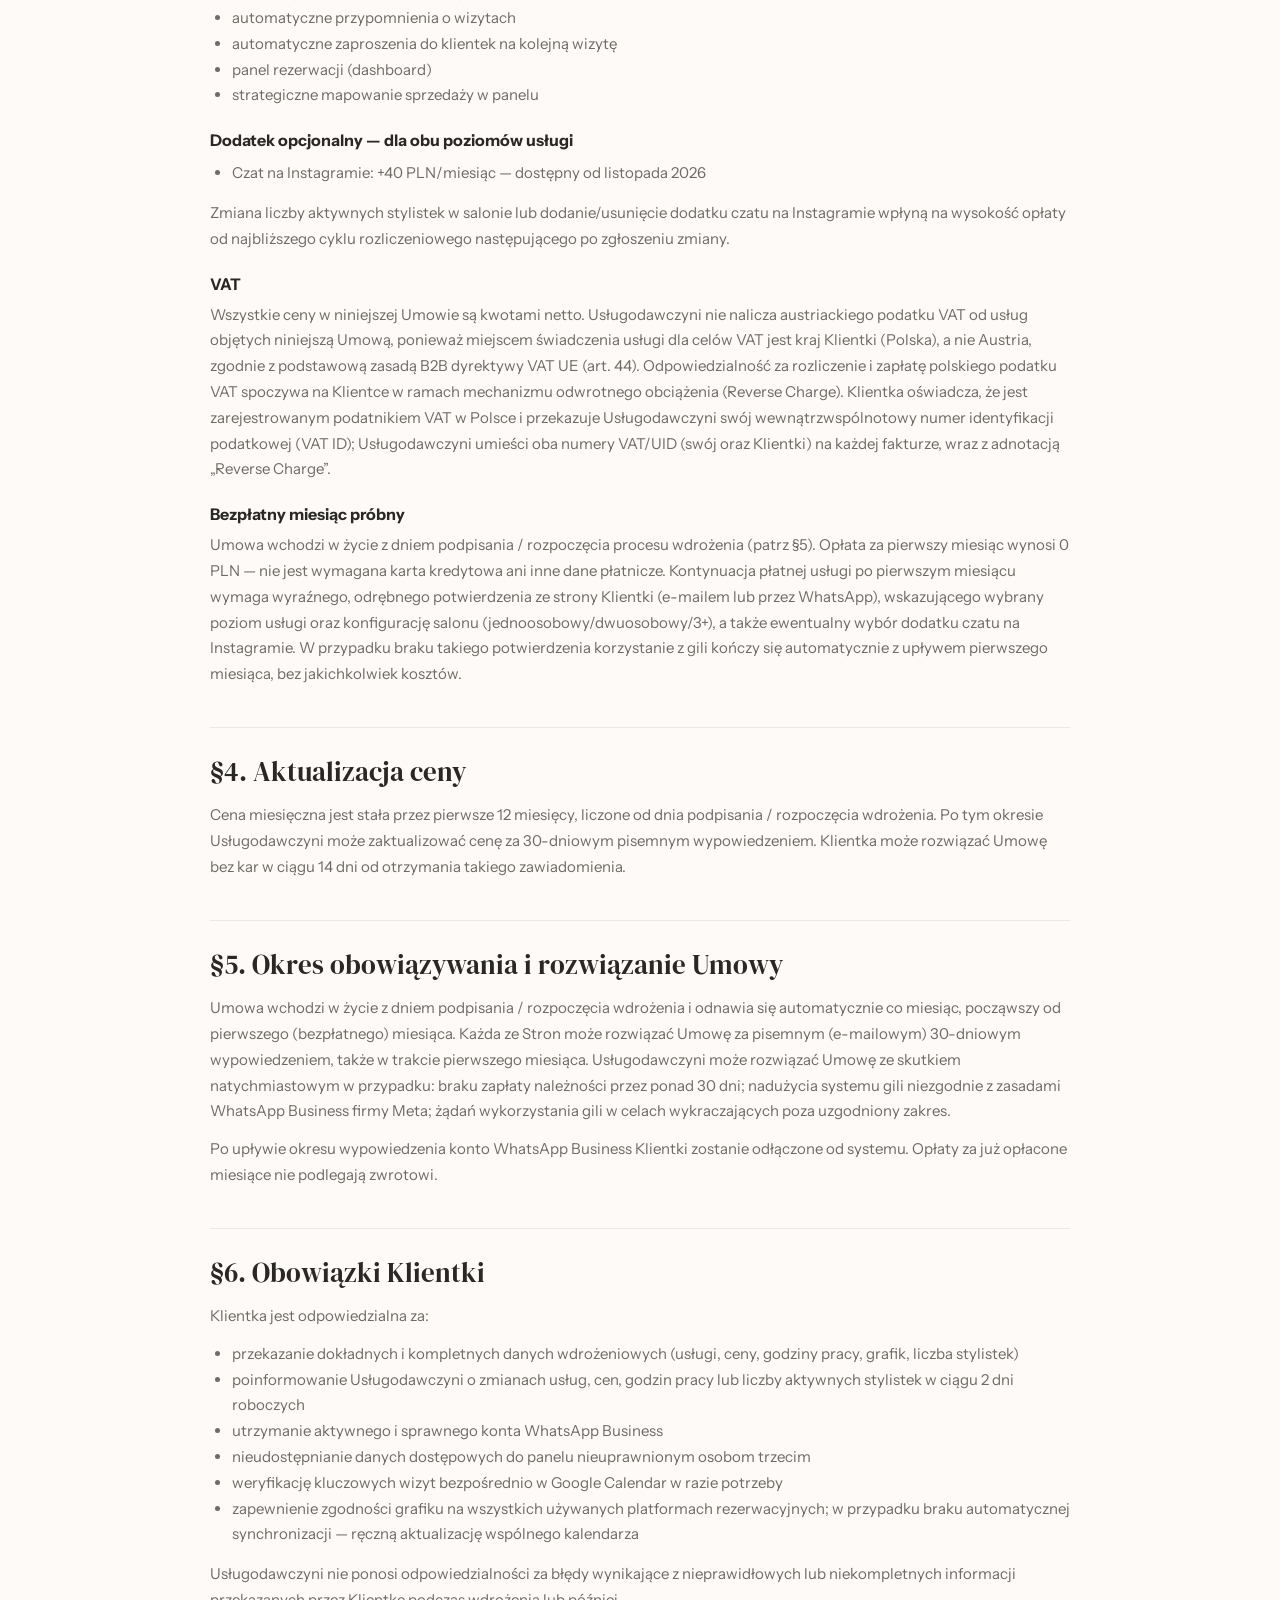
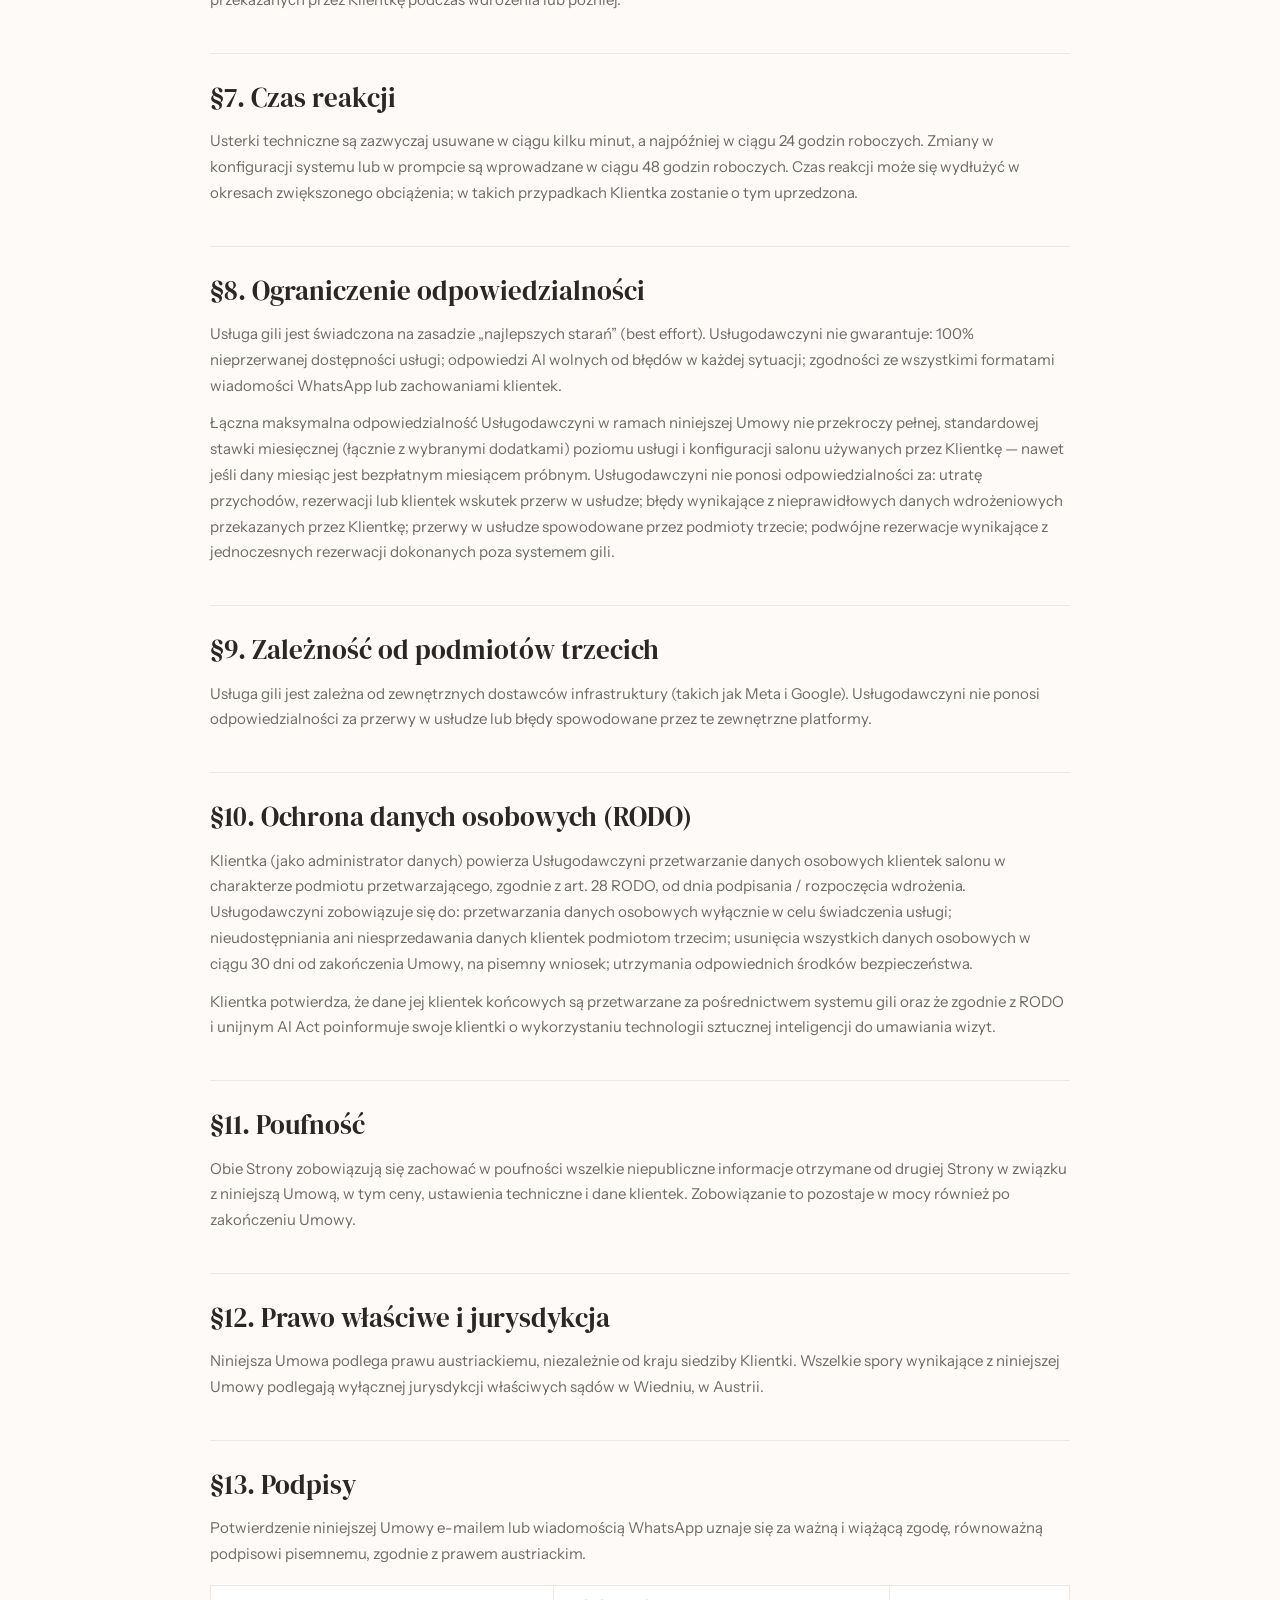
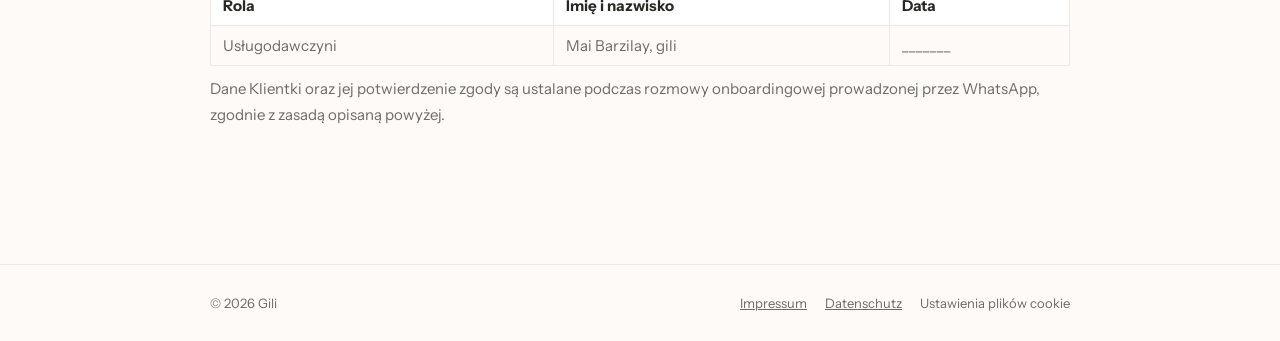
<file: pl/contracts.html>
<!DOCTYPE html>
<html lang="pl">
<head>
  <meta charset="UTF-8" />
  <meta name="viewport" content="width=device-width, initial-scale=1.0" />
  <title>Umowa o świadczenie usług – Gili</title>
  <meta name="robots" content="index,follow" />
  <link rel="canonical" href="https://gili.live/pl/contracts" />
  <link rel="preconnect" href="https://fonts.googleapis.com" />
  <link rel="preconnect" href="https://fonts.gstatic.com" crossorigin />
  <link href="https://fonts.googleapis.com/css2?family=DM+Serif+Display&amp;family=Instrument+Sans:wght@400;500;600&amp;display=swap" rel="stylesheet" />
  <link rel="stylesheet" href="/legal.css" />
  <link rel="stylesheet" href="/privacy.css" />
  <style>
    .legal-table { width: 100%; border-collapse: collapse; margin: 18px 0 10px; font-size: 15px; }
    .legal-table th, .legal-table td { text-align: left; padding: 10px 12px; border: 1px solid var(--line); }
    .legal-table th { background: #FFFFFF; color: var(--ink); font-weight: 700; }
    .legal-table td { color: var(--muted); }
    .legal-blank { color: var(--muted); }
  </style>
</head>
<body>
  <header class="legal-nav">
    <div class="legal-nav-inner">
      <a class="legal-logo" href="/pl/" aria-label="Gili strona główna">Gili<span style="color:#E8A0A8">.</span></a>
      <a class="legal-back" href="/pl/">Powrót do strony głównej</a>
    </div>
  </header>

  <main class="legal-main">
    <p class="legal-kicker">Warunki współpracy</p>
    <h1>Umowa o świadczenie usług — Polska</h1>
    <p class="legal-intro">Poniżej znajduje się pełna treść umowy o świadczenie usług gili dla salonów w Polsce.</p>

    <section class="legal-section">
      <h2>§1. Strony</h2>
      <p>Niniejsza umowa o świadczenie usług ("Umowa") zostaje zawarta pomiędzy:</p>
      <ul>
        <li>Usługodawczynią: Mai Barzilay, prowadzącą działalność pod marką „gili”, jednoosobową działalność gospodarczą zarejestrowaną w Austrii ("Usługodawczyni")</li>
        <li>Klientką — dane salonu (nazwa, adres działalności, numer VAT) są ustalane w trakcie procesu onboardingu prowadzonego przez WhatsApp ("Klientka")</li>
      </ul>
      <p>Łącznie: "Strony"</p>
    </section>

    <section class="legal-section">
      <h2>§2. Zakres usługi</h2>
      <p>Usługodawczyni oferuje opartego na WhatsApp, działającego w oparciu o sztuczną inteligencję asystenta rezerwacji ("gili") dla salonu Klientki, zgodnie z wybranym poziomem usługi określonym w §3.</p>
      <p>Poniżej wskazano, co nie wchodzi w zakres niniejszej Umowy, niezależnie od wybranego poziomu usługi:</p>
      <ul>
        <li>aktywny marketing lub pozyskiwanie nowych klientek dla Klientki</li>
        <li>gwarancja liczby rezerwacji lub przychodów</li>
        <li>tworzenie oprogramowania na indywidualne zamówienie wykraczające poza standardową usługę gili</li>
      </ul>
    </section>

    <section class="legal-section">
      <h2>§3. Ceny i płatności</h2>
      <p>Wszystkie ceny w niniejszej Umowie podane są w złotych polskich (PLN).</p>

      <h3>System rezerwacji — Starter</h3>
      <ul>
        <li>Salon jednoosobowy: 150 PLN/miesiąc</li>
        <li>Za każdą kolejną stylistkę powyżej pierwszej: +25 PLN/miesiąc (np. salon dwuosobowy: 175 PLN, salon z trzema stylistkami: 200 PLN, z czterema: 225 PLN)</li>
      </ul>
      <p>W cenie:</p>
      <ul>
        <li>system rezerwacji oparty na WhatsApp</li>
        <li>automatyczna odpowiedź na zapytania klientek</li>
        <li>automatyczne przypomnienia o wizytach</li>
        <li>panel rezerwacji (dashboard)</li>
      </ul>

      <h3>System zarządzania klientkami</h3>
      <ul>
        <li>Salon jednoosobowy: 240 PLN/miesiąc</li>
        <li>Za każdą kolejną stylistkę powyżej pierwszej: +25 PLN/miesiąc (np. salon dwuosobowy: 265 PLN, salon z trzema stylistkami: 290 PLN, z czterema: 315 PLN)</li>
      </ul>
      <p>W cenie:</p>
      <ul>
        <li>system rezerwacji oparty na WhatsApp</li>
        <li>automatyczna odpowiedź na zapytania klientek</li>
        <li>automatyczne przypomnienia o wizytach</li>
        <li>automatyczne zaproszenia do klientek na kolejną wizytę</li>
        <li>panel rezerwacji (dashboard)</li>
        <li>strategiczne mapowanie sprzedaży w panelu</li>
      </ul>

      <h3>Dodatek opcjonalny — dla obu poziomów usługi</h3>
      <ul>
        <li>Czat na Instagramie: +40 PLN/miesiąc — dostępny od listopada 2026</li>
      </ul>
      <p>Zmiana liczby aktywnych stylistek w salonie lub dodanie/usunięcie dodatku czatu na Instagramie wpłyną na wysokość opłaty od najbliższego cyklu rozliczeniowego następującego po zgłoszeniu zmiany.</p>

      <h3>VAT</h3>
      <p>Wszystkie ceny w niniejszej Umowie są kwotami netto. Usługodawczyni nie nalicza austriackiego podatku VAT od usług objętych niniejszą Umową, ponieważ miejscem świadczenia usługi dla celów VAT jest kraj Klientki (Polska), a nie Austria, zgodnie z podstawową zasadą B2B dyrektywy VAT UE (art. 44). Odpowiedzialność za rozliczenie i zapłatę polskiego podatku VAT spoczywa na Klientce w ramach mechanizmu odwrotnego obciążenia (Reverse Charge). Klientka oświadcza, że jest zarejestrowanym podatnikiem VAT w Polsce i przekazuje Usługodawczyni swój wewnątrzwspólnotowy numer identyfikacji podatkowej (VAT ID); Usługodawczyni umieści oba numery VAT/UID (swój oraz Klientki) na każdej fakturze, wraz z adnotacją „Reverse Charge”.</p>

      <h3>Bezpłatny miesiąc próbny</h3>
      <p>Umowa wchodzi w życie z dniem podpisania / rozpoczęcia procesu wdrożenia (patrz §5). Opłata za pierwszy miesiąc wynosi 0 PLN — nie jest wymagana karta kredytowa ani inne dane płatnicze. Kontynuacja płatnej usługi po pierwszym miesiącu wymaga wyraźnego, odrębnego potwierdzenia ze strony Klientki (e-mailem lub przez WhatsApp), wskazującego wybrany poziom usługi oraz konfigurację salonu (jednoosobowy/dwuosobowy/3+), a także ewentualny wybór dodatku czatu na Instagramie. W przypadku braku takiego potwierdzenia korzystanie z gili kończy się automatycznie z upływem pierwszego miesiąca, bez jakichkolwiek kosztów.</p>
    </section>

    <section class="legal-section">
      <h2>§4. Aktualizacja ceny</h2>
      <p>Cena miesięczna jest stała przez pierwsze 12 miesięcy, liczone od dnia podpisania / rozpoczęcia wdrożenia. Po tym okresie Usługodawczyni może zaktualizować cenę za 30-dniowym pisemnym wypowiedzeniem. Klientka może rozwiązać Umowę bez kar w ciągu 14 dni od otrzymania takiego zawiadomienia.</p>
    </section>

    <section class="legal-section">
      <h2>§5. Okres obowiązywania i rozwiązanie Umowy</h2>
      <p>Umowa wchodzi w życie z dniem podpisania / rozpoczęcia wdrożenia i odnawia się automatycznie co miesiąc, począwszy od pierwszego (bezpłatnego) miesiąca. Każda ze Stron może rozwiązać Umowę za pisemnym (e-mailowym) 30-dniowym wypowiedzeniem, także w trakcie pierwszego miesiąca. Usługodawczyni może rozwiązać Umowę ze skutkiem natychmiastowym w przypadku: braku zapłaty należności przez ponad 30 dni; nadużycia systemu gili niezgodnie z zasadami WhatsApp Business firmy Meta; żądań wykorzystania gili w celach wykraczających poza uzgodniony zakres.</p>
      <p>Po upływie okresu wypowiedzenia konto WhatsApp Business Klientki zostanie odłączone od systemu. Opłaty za już opłacone miesiące nie podlegają zwrotowi.</p>
    </section>

    <section class="legal-section">
      <h2>§6. Obowiązki Klientki</h2>
      <p>Klientka jest odpowiedzialna za:</p>
      <ul>
        <li>przekazanie dokładnych i kompletnych danych wdrożeniowych (usługi, ceny, godziny pracy, grafik, liczba stylistek)</li>
        <li>poinformowanie Usługodawczyni o zmianach usług, cen, godzin pracy lub liczby aktywnych stylistek w ciągu 2 dni roboczych</li>
        <li>utrzymanie aktywnego i sprawnego konta WhatsApp Business</li>
        <li>nieudostępnianie danych dostępowych do panelu nieuprawnionym osobom trzecim</li>
        <li>weryfikację kluczowych wizyt bezpośrednio w Google Calendar w razie potrzeby</li>
        <li>zapewnienie zgodności grafiku na wszystkich używanych platformach rezerwacyjnych; w przypadku braku automatycznej synchronizacji — ręczną aktualizację wspólnego kalendarza</li>
      </ul>
      <p>Usługodawczyni nie ponosi odpowiedzialności za błędy wynikające z nieprawidłowych lub niekompletnych informacji przekazanych przez Klientkę podczas wdrożenia lub później.</p>
    </section>

    <section class="legal-section">
      <h2>§7. Czas reakcji</h2>
      <p>Usterki techniczne są zazwyczaj usuwane w ciągu kilku minut, a najpóźniej w ciągu 24 godzin roboczych. Zmiany w konfiguracji systemu lub w prompcie są wprowadzane w ciągu 48 godzin roboczych. Czas reakcji może się wydłużyć w okresach zwiększonego obciążenia; w takich przypadkach Klientka zostanie o tym uprzedzona.</p>
    </section>

    <section class="legal-section">
      <h2>§8. Ograniczenie odpowiedzialności</h2>
      <p>Usługa gili jest świadczona na zasadzie „najlepszych starań” (best effort). Usługodawczyni nie gwarantuje: 100% nieprzerwanej dostępności usługi; odpowiedzi AI wolnych od błędów w każdej sytuacji; zgodności ze wszystkimi formatami wiadomości WhatsApp lub zachowaniami klientek.</p>
      <p>Łączna maksymalna odpowiedzialność Usługodawczyni w ramach niniejszej Umowy nie przekroczy pełnej, standardowej stawki miesięcznej (łącznie z wybranymi dodatkami) poziomu usługi i konfiguracji salonu używanych przez Klientkę — nawet jeśli dany miesiąc jest bezpłatnym miesiącem próbnym. Usługodawczyni nie ponosi odpowiedzialności za: utratę przychodów, rezerwacji lub klientek wskutek przerw w usłudze; błędy wynikające z nieprawidłowych danych wdrożeniowych przekazanych przez Klientkę; przerwy w usłudze spowodowane przez podmioty trzecie; podwójne rezerwacje wynikające z jednoczesnych rezerwacji dokonanych poza systemem gili.</p>
    </section>

    <section class="legal-section">
      <h2>§9. Zależność od podmiotów trzecich</h2>
      <p>Usługa gili jest zależna od zewnętrznych dostawców infrastruktury (takich jak Meta i Google). Usługodawczyni nie ponosi odpowiedzialności za przerwy w usłudze lub błędy spowodowane przez te zewnętrzne platformy.</p>
    </section>

    <section class="legal-section">
      <h2>§10. Ochrona danych osobowych (RODO)</h2>
      <p>Klientka (jako administrator danych) powierza Usługodawczyni przetwarzanie danych osobowych klientek salonu w charakterze podmiotu przetwarzającego, zgodnie z art. 28 RODO, od dnia podpisania / rozpoczęcia wdrożenia. Usługodawczyni zobowiązuje się do: przetwarzania danych osobowych wyłącznie w celu świadczenia usługi; nieudostępniania ani niesprzedawania danych klientek podmiotom trzecim; usunięcia wszystkich danych osobowych w ciągu 30 dni od zakończenia Umowy, na pisemny wniosek; utrzymania odpowiednich środków bezpieczeństwa.</p>
      <p>Klientka potwierdza, że dane jej klientek końcowych są przetwarzane za pośrednictwem systemu gili oraz że zgodnie z RODO i unijnym AI Act poinformuje swoje klientki o wykorzystaniu technologii sztucznej inteligencji do umawiania wizyt.</p>
    </section>

    <section class="legal-section">
      <h2>§11. Poufność</h2>
      <p>Obie Strony zobowiązują się zachować w poufności wszelkie niepubliczne informacje otrzymane od drugiej Strony w związku z niniejszą Umową, w tym ceny, ustawienia techniczne i dane klientek. Zobowiązanie to pozostaje w mocy również po zakończeniu Umowy.</p>
    </section>

    <section class="legal-section">
      <h2>§12. Prawo właściwe i jurysdykcja</h2>
      <p>Niniejsza Umowa podlega prawu austriackiemu, niezależnie od kraju siedziby Klientki. Wszelkie spory wynikające z niniejszej Umowy podlegają wyłącznej jurysdykcji właściwych sądów w Wiedniu, w Austrii.</p>
    </section>

    <section class="legal-section">
      <h2>§13. Podpisy</h2>
      <p>Potwierdzenie niniejszej Umowy e-mailem lub wiadomością WhatsApp uznaje się za ważną i wiążącą zgodę, równoważną podpisowi pisemnemu, zgodnie z prawem austriackim.</p>
      <table class="legal-table">
        <thead>
          <tr><th>Rola</th><th>Imię i nazwisko</th><th>Data</th></tr>
        </thead>
        <tbody>
          <tr><td>Usługodawczyni</td><td>Mai Barzilay, gili</td><td class="legal-blank">_______</td></tr>
        </tbody>
      </table>
      <p>Dane Klientki oraz jej potwierdzenie zgody są ustalane podczas rozmowy onboardingowej prowadzonej przez WhatsApp, zgodnie z zasadą opisaną powyżej.</p>
    </section>
  </main>

  <footer class="legal-footer">
    <div class="legal-footer-inner">
      <span>© <span data-current-year></span> Gili</span>
      <div class="legal-footer-links">
        <a href="/impressum">Impressum</a>
        <a href="/datenschutz">Datenschutz</a>
        <button type="button" data-cookie-settings>Ustawienia plików cookie</button>
      </div>
    </div>
  </footer>

  <div id="cookie-banner" class="cookie-banner privacy-hidden" aria-hidden="true" role="region" aria-labelledby="cookie-title">
    <div class="cookie-banner-card">
      <p id="cookie-title">Czy możemy używać plików cookie, aby mierzyć, jak używana jest nasza strona i które reklamy działają? Dzięki temu widzimy, co naprawdę pomaga salonom. <button type="button" class="cookie-details" data-cookie-settings>Szczegóły</button></p>
      <div class="cookie-banner-actions">
        <button type="button" class="privacy-btn" data-consent-all>Chętnie</button>
        <button type="button" class="privacy-btn" data-consent-reject>Wolę nie</button>
      </div>
    </div>
  </div>

  <div id="cookie-settings" class="privacy-overlay privacy-hidden" aria-hidden="true" role="dialog" aria-modal="true" aria-labelledby="settings-title">
    <div class="privacy-dialog"><div class="privacy-dialog-inner">
      <button type="button" class="privacy-close" data-close-settings aria-label="Zamknij ustawienia">×</button>
      <h2 id="settings-title">Ustawienia plików cookie</h2>
      <p>Funkcje niezbędne są zawsze aktywne. Statystyka i marketing uruchamiają się dopiero po wyrażeniu zgody.</p>
      <div class="privacy-options">
        <label class="privacy-option"><input type="checkbox" checked disabled /><span><strong>Niezbędne</strong>Zapisuje Pani wybór i umożliwia bezpieczne formularze.</span></label>
        <label class="privacy-option"><input id="consent-statistics" type="checkbox" /><span><strong>Statystyka</strong>Google Analytics i Microsoft Clarity pomagają nam zrozumieć odwiedziny i sposób korzystania ze strony.</span></label>
        <label class="privacy-option"><input id="consent-marketing" type="checkbox" /><span><strong>Marketing</strong>Meta Pixel mierzy skuteczność kampanii i może umożliwiać spersonalizowaną reklamę.</span></label>
      </div>
      <div class="privacy-actions">
        <button type="button" class="privacy-btn privacy-btn-primary" data-consent-save>Zapisz wybór</button>
        <button type="button" class="privacy-btn" data-consent-all>Zaakceptuj wszystkie</button>
        <button type="button" class="privacy-btn" data-consent-reject>Tylko niezbędne</button>
      </div>
    </div></div>
  </div>

  <script src="/tracking-config.js"></script>
  <script src="/privacy.js"></script>
  <script>document.querySelectorAll("[data-current-year]").forEach(function (el) { el.textContent = new Date().getFullYear(); });</script>
</body>
</html>
</file>
<file: legal.css>
:root {
  color-scheme: light;
  --canvas: #FDFAF7;
  --rose: #E8A0A8;
  --ink: #2A2825;
  --muted: #6F6A65;
  --line: #EFE7E1;
  --mint-deep: #2E7D64;
}

* {
  box-sizing: border-box;
}

html {
  scroll-behavior: smooth;
}

body {
  margin: 0;
  background: var(--canvas);
  color: var(--ink);
  font-family: "Instrument Sans", system-ui, sans-serif;
  -webkit-font-smoothing: antialiased;
}

a {
  color: inherit;
}

.legal-nav,
.legal-footer {
  border-color: var(--line);
  border-style: solid;
  border-width: 0;
}

.legal-nav {
  position: sticky;
  top: 0;
  z-index: 20;
  border-bottom-width: 1px;
  background: rgba(253, 250, 247, 0.96);
}

.legal-nav-inner,
.legal-footer-inner,
.legal-main {
  width: min(100% - 40px, 860px);
  margin-inline: auto;
}

.legal-nav-inner {
  display: flex;
  min-height: 64px;
  align-items: center;
  justify-content: space-between;
  gap: 20px;
}

.legal-logo {
  text-decoration: none;
  font-family: "DM Serif Display", Georgia, serif;
  font-size: 26px;
}

.legal-back {
  color: var(--muted);
  font-size: 14px;
  text-decoration: none;
}

.legal-back:hover,
.legal-footer a:hover {
  color: var(--ink);
}

.legal-main {
  padding-block: 72px 96px;
}

.legal-kicker {
  margin: 0 0 12px;
  color: var(--mint-deep);
  font-size: 12px;
  font-weight: 700;
  letter-spacing: 0.1em;
  text-transform: uppercase;
}

.legal-main h1,
.legal-main h2 {
  font-family: "DM Serif Display", Georgia, serif;
  font-weight: 400;
}

.legal-main h1 {
  margin: 0 0 18px;
  font-size: clamp(40px, 7vw, 62px);
  line-height: 1.06;
}

.legal-intro {
  max-width: 680px;
  margin: 0 0 52px;
  color: var(--muted);
  font-size: 17px;
  line-height: 1.7;
}

.legal-section {
  padding-block: 28px;
  border-top: 1px solid var(--line);
}

.legal-section h2 {
  margin: 0 0 14px;
  font-size: 27px;
  line-height: 1.2;
}

.legal-section h3 {
  margin: 22px 0 8px;
  font-size: 16px;
}

.legal-section p,
.legal-section li {
  color: var(--muted);
  font-size: 15px;
  line-height: 1.72;
}

.legal-section p {
  margin: 0 0 12px;
}

.legal-section ul {
  margin: 10px 0 14px;
  padding-left: 22px;
}

.legal-section a {
  color: var(--mint-deep);
  text-underline-offset: 2px;
}

.legal-card {
  border: 1px solid var(--line);
  border-radius: 14px;
  padding: 20px;
  background: #FFFFFF;
}

.legal-form {
  display: grid;
  gap: 16px;
  max-width: 620px;
  margin-top: 22px;
}

.legal-form label {
  display: grid;
  gap: 7px;
  color: var(--ink);
  font-size: 14px;
  font-weight: 600;
}

.legal-form input,
.legal-form textarea {
  width: 100%;
  border: 1px solid var(--line);
  border-radius: 10px;
  padding: 12px 14px;
  background: #FFFFFF;
  color: var(--ink);
  font: inherit;
}

.legal-form input:focus,
.legal-form textarea:focus {
  border-color: var(--mint-deep);
  outline: 2px solid rgba(46, 125, 100, 0.14);
  outline-offset: 1px;
}

.legal-form textarea {
  min-height: 130px;
  resize: vertical;
}

.legal-form button {
  justify-self: start;
  border: 0;
  border-radius: 10px;
  padding: 12px 18px;
  background: var(--rose);
  color: var(--ink);
  font: inherit;
  font-weight: 700;
  cursor: pointer;
}

.legal-form button:hover {
  filter: brightness(0.96);
}

.legal-form .legal-form-note {
  margin: 0;
  font-size: 13px;
}

.legal-footer {
  border-top-width: 1px;
}

.legal-footer-inner {
  display: flex;
  flex-wrap: wrap;
  align-items: center;
  justify-content: space-between;
  gap: 18px;
  padding-block: 30px;
  color: var(--muted);
  font-size: 13px;
}

.legal-footer-links {
  display: flex;
  flex-wrap: wrap;
  gap: 18px;
}

.legal-footer button {
  border: 0;
  padding: 0;
  background: transparent;
  color: inherit;
  font: inherit;
  cursor: pointer;
}

@media (max-width: 600px) {
  .legal-main {
    padding-block: 48px 72px;
  }

  .legal-back {
    font-size: 13px;
  }
}
</file>
<file: privacy.css>
.privacy-hidden {
  display: none !important;
}

.privacy-overlay {
  position: fixed;
  inset: 0;
  z-index: 1000;
  display: grid;
  place-items: center;
  padding: 20px;
  background: rgba(42, 40, 37, 0.48);
}

.cookie-banner {
  position: fixed;
  right: 18px;
  bottom: 18px;
  left: 18px;
  z-index: 1000;
  pointer-events: none;
}

.cookie-banner-card {
  display: flex;
  align-items: center;
  gap: 20px;
  width: min(100%, 860px);
  margin: 0 auto;
  border: 1px solid #E7E2DB;
  border-radius: 16px;
  padding: 12px 14px 12px 18px;
  background: #FFFFFF;
  box-shadow: 0 6px 24px rgba(42, 40, 37, 0.08);
  pointer-events: auto;
}

.cookie-banner p {
  flex: 1;
  margin: 0;
  color: #6F6A65;
  font-size: 14px;
  line-height: 1.45;
}

.cookie-details {
  border: 0;
  padding: 0;
  background: none;
  color: #2A2825;
  font: inherit;
  text-decoration: underline;
  text-underline-offset: 3px;
  cursor: pointer;
}

.cookie-banner-actions {
  display: flex;
  gap: 8px;
  flex-shrink: 0;
}

/* Both answers look the same on purpose: refusing must be as easy as agreeing. */
.cookie-banner-actions .privacy-btn {
  min-width: 110px;
  min-height: 40px;
}

.privacy-dialog {
  width: min(100%, 560px);
  max-height: min(90vh, 760px);
  overflow: auto;
  border: 1px solid #EFE7E1;
  border-radius: 18px;
  background: #FDFAF7;
  box-shadow: 0 24px 70px rgba(42, 40, 37, 0.2);
}

.privacy-dialog-inner {
  padding: 26px;
}

.privacy-dialog h2 {
  margin: 0 0 10px;
  color: #2A2825;
  font-family: "DM Serif Display", Georgia, serif;
  font-size: 28px;
  font-weight: 400;
  line-height: 1.15;
}

.privacy-dialog p {
  margin: 0;
  color: #6F6A65;
  font-size: 14px;
  line-height: 1.6;
}

.privacy-actions {
  display: flex;
  flex-wrap: wrap;
  gap: 10px;
  margin-top: 22px;
}

.privacy-btn {
  min-height: 44px;
  border: 1px solid #E3D9D1;
  border-radius: 11px;
  padding: 10px 16px;
  background: #FFFFFF;
  color: #2A2825;
  font: 600 14px/1.2 "Instrument Sans", system-ui, sans-serif;
  cursor: pointer;
}

.privacy-btn:hover {
  border-color: #C9BBB1;
}

.privacy-btn-primary {
  border-color: #E8A0A8;
  background: #E8A0A8;
}

.privacy-btn-primary:hover {
  border-color: #DE9099;
  background: #DE9099;
}

.privacy-link {
  color: #2E7D64;
  text-decoration: underline;
  text-underline-offset: 2px;
}

.privacy-options {
  display: grid;
  gap: 10px;
  margin-top: 20px;
}

.privacy-option {
  display: grid;
  grid-template-columns: auto 1fr;
  gap: 12px;
  align-items: start;
  border: 1px solid #EFE7E1;
  border-radius: 12px;
  padding: 14px;
  background: #FFFFFF;
}

.privacy-option input {
  width: 18px;
  height: 18px;
  margin-top: 2px;
  accent-color: #2E7D64;
}

.privacy-option strong {
  display: block;
  margin-bottom: 3px;
  color: #2A2825;
  font-size: 14px;
}

.privacy-option span {
  display: block;
  color: #7B756F;
  font-size: 13px;
  line-height: 1.45;
}

.privacy-close {
  float: right;
  border: 0;
  padding: 4px;
  background: transparent;
  color: #6F6A65;
  font-size: 24px;
  line-height: 1;
  cursor: pointer;
}

.pilot-dialog {
  width: min(100%, 520px);
}

.pilot-form {
  display: grid;
  gap: 14px;
  margin-top: 22px;
}

.pilot-label {
  display: grid;
  gap: 7px;
  color: #2A2825;
  font-size: 14px;
  font-weight: 600;
}

.pilot-input {
  width: 100%;
  min-height: 48px;
  border: 1.5px solid #E3D9D1;
  border-radius: 11px;
  padding: 11px 13px;
  background: #FFFFFF;
  color: #2A2825;
  font: 16px "Instrument Sans", system-ui, sans-serif;
}

.pilot-input:focus {
  border-color: #2E7D64;
  outline: none;
}

.pilot-consent {
  display: grid;
  grid-template-columns: auto 1fr;
  gap: 9px;
  align-items: start;
  color: #6F6A65;
  font-size: 12.5px;
  line-height: 1.5;
}

.pilot-consent input {
  width: 17px;
  height: 17px;
  margin-top: 1px;
  accent-color: #2E7D64;
}

.pilot-status {
  min-height: 20px;
  color: #2E7D64;
  font-size: 13px;
}

body.privacy-locked {
  overflow: hidden;
}

@media (max-width: 540px) {
  .cookie-banner {
    right: 8px;
    bottom: 8px;
    left: 8px;
  }

  .cookie-banner-card {
    flex-direction: column;
    align-items: stretch;
    gap: 10px;
    padding: 12px;
  }

  .cookie-banner-actions .privacy-btn {
    flex: 1;
    min-width: 0;
    min-height: 38px;
    padding: 6px 10px;
  }

  .privacy-dialog-inner {
    padding: 22px 18px;
  }

  .privacy-actions {
    display: grid;
  }

  .privacy-btn {
    width: 100%;
  }
}
</file>
